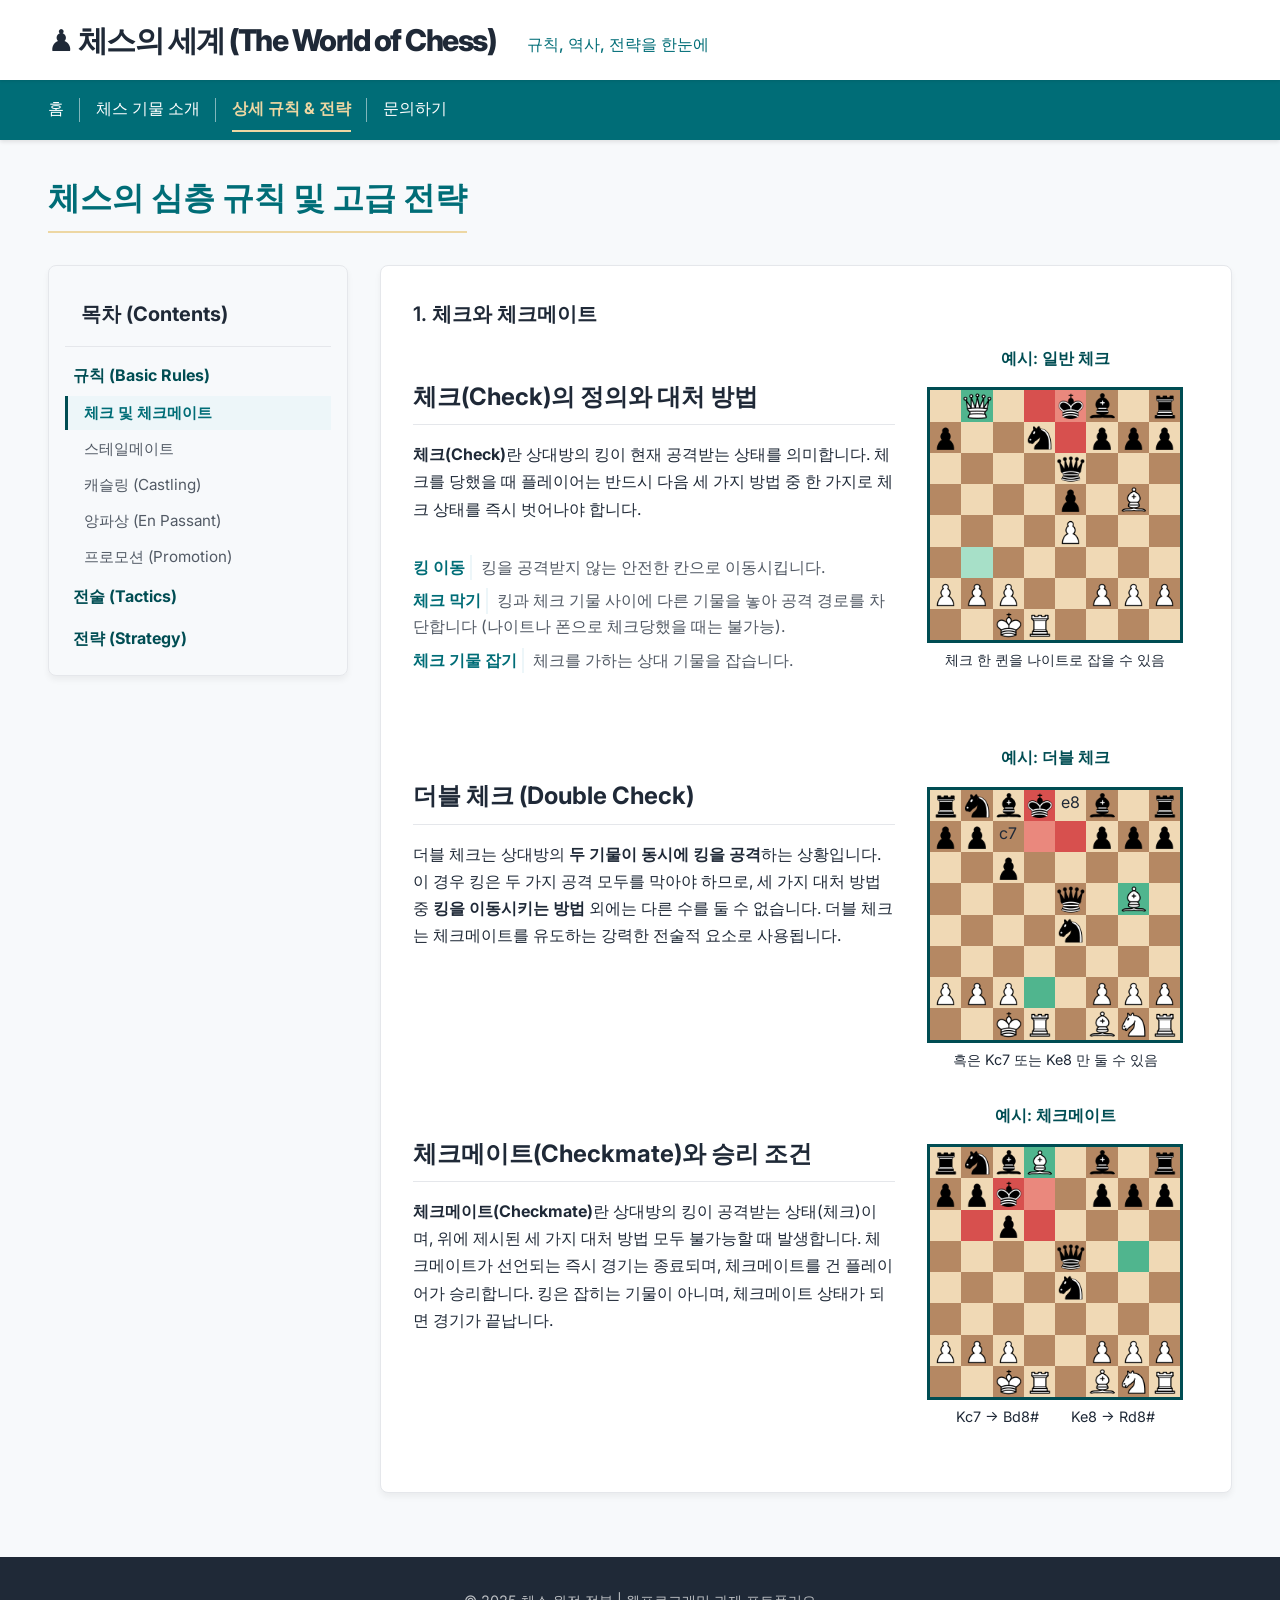
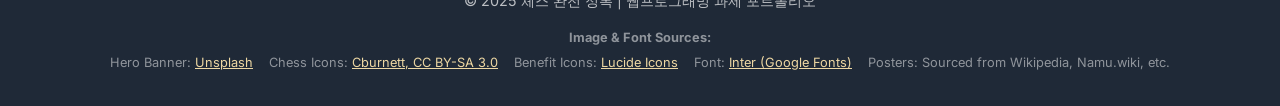
<file: article.html>
<!DOCTYPE html>
<html lang="ko">
  <head>
    <meta charset="UTF-8" />
    <meta name="viewport" content="width=device-width, initial-scale=1.0" />
    <title>상세 규칙 & 전략 - 체스의 세계 (The World of Chess)</title>
    <link rel="stylesheet" href="./css/style.css" />
  </head>

  <body>
    <header id="header-placeholder"></header>

    <nav id="main-nav"></nav>

    <main>
      <div class="container">
        <h2 class="section-title">체스의 심층 규칙 및 고급 전략</h2>
        <div class="article-layout">
          <!-- A. 사이드바 ( 목차 ) -->
          <aside id="article-sidebar">
            <h3 class="section-title-sidebar">목차 (Contents)</h3>
            <div class="sidebar-content">
              <!-- 규칙 그룹 -->
              <section class="sidebar-group">
                <h4 class="sidebar-group-header">규칙 (Basic Rules)</h4>
                <ul class="sub-selection-list">
                  <li>
                    <a
                      href="#check"
                      class="selection-item"
                      onclick="showArticle('check', this); return false"
                      >체크 및 체크메이트</a
                    >
                  </li>
                  <li>
                    <a
                      href="#stalemate"
                      class="selection-item"
                      onclick="showArticle('stalemate', this); return false"
                      >스테일메이트</a
                    >
                  </li>
                  <li>
                    <a
                      href="#castling"
                      class="selection-item"
                      onclick="showArticle('castling', this); return false"
                      >캐슬링 (Castling)</a
                    >
                  </li>
                  <li>
                    <a
                      href="#en-passant"
                      class="selection-item"
                      onclick="showArticle('en-passant', this); return false"
                      >앙파상 (En Passant)</a
                    >
                  </li>
                  <li>
                    <a
                      href="#promotion"
                      class="selection-item"
                      onclick="showArticle('promotion', this); return false"
                      >프로모션 (Promotion)</a
                    >
                  </li>
                </ul>
              </section>

              <!-- 전술 그룹 -->
              <section class="sidebar-group">
                <h4 class="sidebar-group-header">전술 (Tactics)</h4>
                <ul class="sub-selection-list">
                  <li>
                    <a
                      href="#fork"
                      class="selection-item"
                      onclick="showArticle('fork', this); return false;"
                      >포크 (Fork)</a
                    >
                  </li>
                  <li>
                    <a
                      href="#pin"
                      class="selection-item"
                      onclick="showArticle('pin', this); return false;"
                      >핀 (Pin)</a
                    >
                  </li>
                  <li>
                    <a
                      href="#skewer"
                      class="selection-item"
                      onclick="showArticle('skewer', this); return false;"
                      >스큐어 (Skewer)</a
                    >
                  </li>
                  <li>
                    <a
                      href="#gambit"
                      class="selection-item"
                      onclick="showArticle('gambit', this); return false;"
                      >겜빗 (Gambit)</a
                    >
                  </li>
                  <li>
                    <a
                      href="#sacrifice"
                      class="selection-item"
                      onclick="showArticle('sacrifice', this); return false"
                      >희생 (Sacrifice)</a
                    >
                  </li>
                </ul>
              </section>

              <!-- 전략 그룹 -->
              <section class="sidebar-group">
                <h4 class="sidebar-group-header">전략 (Strategy)</h4>
                <ul class="sub-selection-list">
                  <li>
                    <a
                      href="#piece-value"
                      class="selection-item"
                      onclick="showArticle('piece-value', this); return false"
                      >기물의 상대적 가치</a
                    >
                  </li>
                  <li>
                    <a
                      href="#underpromotion"
                      class="selection-item"
                      onclick="showArticle('underpromotion', this); return false"
                      >언더프로모션</a
                    >
                  </li>
                  <li>
                    <a
                      href="#historical-game"
                      class="selection-item"
                      onclick="showArticle('historical-game', this); return false"
                      >역사적 명국</a
                    >
                  </li>
                </ul>
              </section>
            </div>
          </aside>

          <!-- B. 본문 내용 (Article Body) -->
          <section class="article-body-area">
            <!-- 규칙 그룹 -->
            <!-- 1. 체크와 체크메이트 -->
            <section class="content-card" id="check">
              <h3 class="card-title">1. 체크와 체크메이트</h3>

              <!-- 체크 -->
              <div class="article-detail-group">
                <div>
                  <h4 class="section-sub-title">
                    체크(Check)의 정의와 대처 방법
                  </h4>

                  <p class="long-text">
                    <strong>체크(Check)</strong>란 상대방의 킹이 현재 공격받는
                    상태를 의미합니다. 체크를 당했을 때 플레이어는 반드시 다음
                    세 가지 방법 중 한 가지로 체크 상태를 즉시 벗어나야 합니다.
                  </p>

                  <div class="detail-container">
                    <ul>
                      <li>
                        <strong>킹 이동</strong> 킹을 공격받지 않는 안전한
                        칸으로 이동시킵니다.
                      </li>
                      <li>
                        <strong>체크 막기</strong> 킹과 체크 기물 사이에 다른
                        기물을 놓아 공격 경로를 차단합니다 (나이트나 폰으로
                        체크당했을 때는 불가능).
                      </li>
                      <li>
                        <strong>체크 기물 잡기</strong> 체크를 가하는 상대
                        기물을 잡습니다.
                      </li>
                    </ul>
                  </div>
                </div>

                <!-- 체크 다이어그램 -->
                <div
                  class="chess-diagram-container"
                  aria-label="체스 다이어그램: 일반 체크 예시. 
백팀 퀸이 b8에 위치하며 흑팀 킹(e8)을 공격하여 체크 상태입니다. 
흑팀은 킹을 안전한 칸으로 이동하거나 체크를 막는 수를 두어야 합니다. 
주변의 폰과 기물들이 포지션을 복잡하게 만들고 있습니다."
                >
                  <p class="diagram-title">예시: 일반 체크</p>
                  <div class="chess-diagram check-example">
                    <!-- 다이어그램 내용: 룩이 킹을 체크하는 상황 -->
                    <div class="square"></div>
                    <div class="square moved-square white queen"></div>
                    <div class="square"></div>
                    <div class="square king-in-check"></div>
                    <div class="square black king king-in-check"></div>
                    <div class="square black bishop"></div>
                    <div class="square"></div>
                    <div class="square black rook"></div>

                    <div class="square black pawn"></div>
                    <div class="square"></div>
                    <div class="square"></div>
                    <div class="square black knight"></div>
                    <div class="square king-in-check"></div>
                    <div class="square black pawn"></div>
                    <div class="square black pawn"></div>
                    <div class="square black pawn"></div>

                    <div class="square"></div>
                    <div class="square"></div>
                    <div class="square"></div>
                    <div class="square"></div>
                    <div class="square black queen"></div>
                    <div class="square"></div>
                    <div class="square"></div>
                    <div class="square"></div>

                    <div class="square"></div>
                    <div class="square"></div>
                    <div class="square"></div>
                    <div class="square"></div>
                    <div class="square black pawn"></div>
                    <div class="square"></div>
                    <div class="square white bishop"></div>
                    <div class="square"></div>

                    <div class="square"></div>
                    <div class="square"></div>
                    <div class="square"></div>
                    <div class="square"></div>
                    <div class="square white pawn"></div>
                    <div class="square"></div>
                    <div class="square"></div>
                    <div class="square"></div>

                    <div class="square"></div>
                    <div class="square moved-square"></div>
                    <div class="square"></div>
                    <div class="square"></div>
                    <div class="square"></div>
                    <div class="square"></div>
                    <div class="square"></div>
                    <div class="square"></div>

                    <div class="square white pawn"></div>
                    <div class="square white pawn"></div>
                    <div class="square white pawn"></div>
                    <div class="square"></div>
                    <div class="square"></div>
                    <div class="square white pawn"></div>
                    <div class="square white pawn"></div>
                    <div class="square white pawn"></div>

                    <div class="square"></div>
                    <div class="square"></div>
                    <div class="square white king"></div>
                    <div class="square white rook"></div>
                    <div class="square"></div>
                    <div class="square"></div>
                    <div class="square"></div>
                    <div class="square"></div>
                  </div>
                  <pre>체크 한 퀸을 나이트로 잡을 수 있음</pre>
                </div>
              </div>

              <!-- 더블 체크 -->
              <div class="article-detail-group">
                <div>
                  <h4 class="section-sub-title">더블 체크 (Double Check)</h4>
                  <p class="long-text">
                    더블 체크는 상대방의
                    <strong>두 기물이 동시에 킹을 공격</strong>하는 상황입니다.
                    이 경우 킹은 두 가지 공격 모두를 막아야 하므로, 세 가지 대처
                    방법 중 <strong>킹을 이동시키는 방법</strong> 외에는 다른
                    수를 둘 수 없습니다. 더블 체크는 체크메이트를 유도하는
                    강력한 전술적 요소로 사용됩니다.
                  </p>
                </div>

                <!-- 더블 체크 다이어그램 -->
                <div
                  class="chess-diagram-container"
                  aria-label="체스 다이어그램: 더블 체크 예시. 
흑팀 킹이 d8에 위치하며 백팀의 룩(d1)과 비숍(g5)에게 동시에 공격받는 상황을 표시함.  
흑팀 킹은 c7 또는 e8 으로 이동하여 체크를 피해야 합니다."
                >
                  <p class="diagram-title">예시: 더블 체크</p>
                  <div class="chess-diagram double-check-example">
                    <!-- 다이어그램 내용: 룩과 비숍이 동시에 킹을 체크하는 상황 -->
                    <div class="square black rook"></div>
                    <div class="square black knight"></div>
                    <div class="square black bishop"></div>
                    <div class="square black king king-in-check"></div>
                    <div class="square">e8</div>
                    <div class="square black bishop"></div>
                    <div class="square"></div>
                    <div class="square black rook"></div>

                    <div class="square black pawn"></div>
                    <div class="square black pawn"></div>
                    <div class="square">c7</div>
                    <div class="square king-in-check"></div>
                    <div class="square king-in-check"></div>
                    <div class="square black pawn"></div>
                    <div class="square black pawn"></div>
                    <div class="square black pawn"></div>

                    <div class="square"></div>
                    <div class="square"></div>
                    <div class="square black pawn"></div>
                    <div class="square"></div>
                    <div class="square"></div>
                    <div class="square"></div>
                    <div class="square"></div>
                    <div class="square"></div>

                    <div class="square"></div>
                    <div class="square"></div>
                    <div class="square"></div>
                    <div class="square"></div>
                    <div class="square black queen"></div>
                    <div class="square"></div>
                    <div class="square moved-square white bishop"></div>
                    <div class="square"></div>

                    <div class="square"></div>
                    <div class="square"></div>
                    <div class="square"></div>
                    <div class="square"></div>
                    <div class="square black knight"></div>
                    <div class="square"></div>
                    <div class="square"></div>
                    <div class="square"></div>

                    <div class="square"></div>
                    <div class="square"></div>
                    <div class="square"></div>
                    <div class="square"></div>
                    <div class="square"></div>
                    <div class="square"></div>
                    <div class="square"></div>
                    <div class="square"></div>

                    <div class="square white pawn"></div>
                    <div class="square white pawn"></div>
                    <div class="square white pawn"></div>
                    <div class="square moved-square"></div>
                    <div class="square"></div>
                    <div class="square white pawn"></div>
                    <div class="square white pawn"></div>
                    <div class="square white pawn"></div>

                    <div class="square"></div>
                    <div class="square"></div>
                    <div class="square white king"></div>
                    <div class="square white rook"></div>
                    <div class="square"></div>
                    <div class="square white bishop"></div>
                    <div class="square white knight"></div>
                    <div class="square white rook"></div>
                  </div>
                  <pre>흑은 Kc7 또는 Ke8 만 둘 수 있음</pre>
                </div>
              </div>

              <!-- 체크메이트 -->
              <div class="article-detail-group">
                <div>
                  <h4 class="section-sub-title">
                    체크메이트(Checkmate)와 승리 조건
                  </h4>
                  <p class="long-text">
                    <strong>체크메이트(Checkmate)</strong>란 상대방의 킹이
                    공격받는 상태(체크)이며, 위에 제시된 세 가지 대처 방법 모두
                    불가능할 때 발생합니다. 체크메이트가 선언되는 즉시 경기는
                    종료되며, 체크메이트를 건 플레이어가 승리합니다. 킹은 잡히는
                    기물이 아니며, 체크메이트 상태가 되면 경기가 끝납니다.
                  </p>
                </div>

                <!-- 체크메이트 다이어그램 -->
                <div
                  class="chess-diagram-container"
                  aria-label="체스 다이어그램: 체크메이트 예시 포지션. 
흑팀 킹이 c7에 위치하며 백팀 비숍(d8)에게 직접 체크를 당하고 있습니다. 
흑킹은 도망칠 수 있는 d6, b6 칸과 비숍을 막을 수 있는 모든 칸이 다른 기물들에 의해 막혀 있어 체크메이트 상태입니다. 
경기는 백팀의 승리로 종료됩니다."
                >
                  <p class="diagram-title">예시: 체크메이트</p>

                  <div class="chess-diagram double-check-example">
                    <!-- 다이어그램 내용: 체크메이트 -->
                    <div class="square black rook"></div>
                    <div class="square black knight"></div>
                    <div class="square black bishop"></div>
                    <div class="square moved-square white bishop"></div>
                    <div class="square"></div>
                    <div class="square black bishop"></div>
                    <div class="square"></div>
                    <div class="square black rook"></div>

                    <div class="square black pawn"></div>
                    <div class="square black pawn"></div>
                    <div class="square black king king-in-check"></div>
                    <div class="square king-in-check"></div>
                    <div class="square"></div>
                    <div class="square black pawn"></div>
                    <div class="square black pawn"></div>
                    <div class="square black pawn"></div>

                    <div class="square"></div>
                    <div class="square king-in-check"></div>
                    <div class="square black pawn"></div>
                    <div class="square king-in-check"></div>
                    <div class="square"></div>
                    <div class="square"></div>
                    <div class="square"></div>
                    <div class="square"></div>

                    <div class="square"></div>
                    <div class="square"></div>
                    <div class="square"></div>
                    <div class="square"></div>
                    <div class="square black queen"></div>
                    <div class="square"></div>
                    <div class="square moved-square"></div>
                    <div class="square"></div>

                    <div class="square"></div>
                    <div class="square"></div>
                    <div class="square"></div>
                    <div class="square"></div>
                    <div class="square black knight"></div>
                    <div class="square"></div>
                    <div class="square"></div>
                    <div class="square"></div>

                    <div class="square"></div>
                    <div class="square"></div>
                    <div class="square"></div>
                    <div class="square"></div>
                    <div class="square"></div>
                    <div class="square"></div>
                    <div class="square"></div>
                    <div class="square"></div>

                    <div class="square white pawn"></div>
                    <div class="square white pawn"></div>
                    <div class="square white pawn"></div>
                    <div class="square"></div>
                    <div class="square"></div>
                    <div class="square white pawn"></div>
                    <div class="square white pawn"></div>
                    <div class="square white pawn"></div>

                    <div class="square"></div>
                    <div class="square"></div>
                    <div class="square white king"></div>
                    <div class="square white rook"></div>
                    <div class="square"></div>
                    <div class="square white bishop"></div>
                    <div class="square white knight"></div>
                    <div class="square white rook"></div>
                  </div>
                  <pre>Kc7 -> Bd8#        Ke8 -> Rd8#</pre>
                </div>
              </div>
            </section>

            <!-- 2. 스테일메이트 -->
            <section class="content-card hidden" id="stalemate">
              <h3 class="card-title">2. 스테일메이트 (Stalemate)</h3>

              <!-- 스테일메이트 -->
              <div class="article-detail-group">
                <div>
                  <h4 class="section-sub-title">
                    스테일메이트의 정의와 무승부 조건
                  </h4>

                  <p class="long-text">
                    <strong>스테일메이트(Stalemate)</strong>는 체스에서 게임이
                    <b>무승부(Draw)</b>로 끝나는 매우 중요한 규칙입니다. 이
                    상황은 다음 두 가지 조건이 모두 충족될 때 발생합니다.
                  </p>

                  <div class="detail-container">
                    <ul>
                      <li>
                        <strong>킹이 체크 상태가 아님</strong> 자신의 킹이
                        상대방 기물에게 직접 공격받고 있지 않아야 합니다.
                      </li>
                      <li>
                        <strong>합법적인 수 없음</strong> 현재 수를 둘 차례인
                        플레이어가 킹을 포함하여 합법적으로 둘 수 있는
                        기물(Pawn, Knight 등)의 움직임이 전혀 남아있지 않아야
                        합니다.
                      </li>
                    </ul>
                  </div>

                  <p class="long-text">
                    이 상황은 초보자들이 간과하기 쉬운 규칙이며, 불리한 상황에서
                    패배 대신 무승부를 이끌어내기 위한
                    <b>고급 전략</b>으로 활용되기도 합니다. 특히
                    엔드게임(Endgame)에서 킹과 폰의 싸움에서 자주 발생합니다.
                  </p>
                </div>

                <!-- 스테일메이트 다이어그램 -->
                <div class="chess-diagram-container article-diagram">
                  <p class="diagram-title">예시: 스테일메이트</p>
                  <div class="chess-diagram stalemate-example">
                    <!-- 흑킹이 공격받지 않지만 갈 곳 없는 포지션 -->
                    <div class="square king-in-check"></div>
                    <div class="square black king"></div>
                    <div class="square king-in-check"></div>
                    <div class="square"></div>
                    <div class="square"></div>
                    <div class="square"></div>
                    <div class="square"></div>
                    <div class="square"></div>

                    <div class="square king-in-check"></div>
                    <div class="square king-in-check"></div>
                    <div class="square king-in-check"></div>
                    <div class="square"></div>
                    <div class="square"></div>
                    <div class="square"></div>
                    <div class="square"></div>
                    <div class="square"></div>

                    <div class="square"></div>
                    <div class="square white king"></div>
                    <div class="square moved-square white queen"></div>
                    <div class="square"></div>
                    <div class="square"></div>
                    <div class="square moved-square"></div>
                    <div class="square"></div>
                    <div class="square"></div>

                    <div class="square"></div>
                    <div class="square"></div>
                    <div class="square"></div>
                    <div class="square"></div>
                    <div class="square"></div>
                    <div class="square"></div>
                    <div class="square"></div>
                    <div class="square"></div>

                    <div class="square"></div>
                    <div class="square"></div>
                    <div class="square"></div>
                    <div class="square"></div>
                    <div class="square"></div>
                    <div class="square"></div>
                    <div class="square"></div>
                    <div class="square"></div>

                    <div class="square"></div>
                    <div class="square"></div>
                    <div class="square"></div>
                    <div class="square"></div>
                    <div class="square"></div>
                    <div class="square"></div>
                    <div class="square"></div>
                    <div class="square"></div>

                    <div class="square"></div>
                    <div class="square"></div>
                    <div class="square"></div>
                    <div class="square"></div>
                    <div class="square"></div>
                    <div class="square"></div>
                    <div class="square"></div>
                    <div class="square"></div>

                    <div class="square"></div>
                    <div class="square"></div>
                    <div class="square"></div>
                    <div class="square"></div>
                    <div class="square"></div>
                    <div class="square"></div>
                    <div class="square"></div>
                    <div class="square"></div>
                  </div>
                </div>
              </div>
            </section>

            <!-- 3. 캐슬링 -->
            <section class="content-card hidden" id="castling">
              <h3 class="card-title">3. 캐슬링 (Castling)</h3>

              <!-- 캐슬링 -->
              <div class="article-detail-group">
                <div>
                  <h4 class="section-sub-title">캐슬링</h4>
                  <p class="long-text">
                    캐슬링은 체스에서 유일하게 두 기물(킹과 룩)이 동시에
                    움직이는 특별한 수입니다.
                  </p>
                  <p class="long-text">
                    킹의 안전을 확보하고 룩을 중앙으로 활성화하기 위해
                    사용됩니다.
                  </p>
                </div>

                <!-- 캐슬링 예시 다이어그램 그룹 -->
                <div class="article-detail-group">
                  <!-- 킹사이드 캐슬링 -->
                  <div>
                    <div class="chess-diagram-container article-diagram">
                      <p class="diagram-title">킹사이드 캐슬링 후 포지션</p>
                      <div class="chess-diagram king-side-castling-example">
                        <!-- 캐슬링 후 포지션 -->
                        <div class="square black rook"></div>
                        <div class="square"></div>
                        <div class="square"></div>
                        <div class="square"></div>
                        <div class="square moved-square"></div>
                        <div class="square black rook"></div>
                        <div class="square moved-square black king"></div>
                        <div class="square"></div>

                        <div class="square"></div>
                        <div class="square"></div>
                        <div class="square"></div>
                        <div class="square"></div>
                        <div class="square"></div>
                        <div class="square"></div>
                        <div class="square"></div>
                        <div class="square"></div>

                        <div class="square"></div>
                        <div class="square"></div>
                        <div class="square"></div>
                        <div class="square"></div>
                        <div class="square"></div>
                        <div class="square"></div>
                        <div class="square"></div>
                        <div class="square"></div>

                        <div class="square"></div>
                        <div class="square"></div>
                        <div class="square"></div>
                        <div class="square"></div>
                        <div class="square"></div>
                        <div class="square"></div>
                        <div class="square"></div>
                        <div class="square"></div>

                        <div class="square"></div>
                        <div class="square"></div>
                        <div class="square"></div>
                        <div class="square"></div>
                        <div class="square"></div>
                        <div class="square"></div>
                        <div class="square"></div>
                        <div class="square"></div>

                        <div class="square"></div>
                        <div class="square"></div>
                        <div class="square"></div>
                        <div class="square"></div>
                        <div class="square"></div>
                        <div class="square"></div>
                        <div class="square"></div>
                        <div class="square"></div>

                        <div class="square"></div>
                        <div class="square"></div>
                        <div class="square"></div>
                        <div class="square"></div>
                        <div class="square"></div>
                        <div class="square"></div>
                        <div class="square"></div>
                        <div class="square"></div>

                        <div class="square white rook"></div>
                        <div class="square"></div>
                        <div class="square"></div>
                        <div class="square"></div>
                        <div class="square moved-square"></div>
                        <div class="square white rook"></div>
                        <div class="square moved-square white king"></div>
                        <div class="square"></div>
                      </div>
                    </div>
                  </div>

                  <!-- 퀸사이드 캐슬링 -->
                  <div>
                    <div class="detail-container">
                      <div class="chess-diagram-container article-diagram">
                        <p class="diagram-title">퀸사이드 캐슬링 후 포지션</p>
                        <div class="chess-diagram queen-side-castling-example">
                          <!-- 퀸사이드 캐슬링 후 포지션 -->
                          <div class="square"></div>
                          <div class="square"></div>
                          <div class="square moved-square black king"></div>
                          <div class="square black rook"></div>
                          <div class="square moved-square"></div>
                          <div class="square"></div>
                          <div class="square"></div>
                          <div class="square black rook"></div>

                          <div class="square"></div>
                          <div class="square"></div>
                          <div class="square"></div>
                          <div class="square"></div>
                          <div class="square"></div>
                          <div class="square"></div>
                          <div class="square"></div>
                          <div class="square"></div>

                          <div class="square"></div>
                          <div class="square"></div>
                          <div class="square"></div>
                          <div class="square"></div>
                          <div class="square"></div>
                          <div class="square"></div>
                          <div class="square"></div>
                          <div class="square"></div>

                          <div class="square"></div>
                          <div class="square"></div>
                          <div class="square"></div>
                          <div class="square"></div>
                          <div class="square"></div>
                          <div class="square"></div>
                          <div class="square"></div>
                          <div class="square"></div>

                          <div class="square"></div>
                          <div class="square"></div>
                          <div class="square"></div>
                          <div class="square"></div>
                          <div class="square"></div>
                          <div class="square"></div>
                          <div class="square"></div>
                          <div class="square"></div>

                          <div class="square"></div>
                          <div class="square"></div>
                          <div class="square"></div>
                          <div class="square"></div>
                          <div class="square"></div>
                          <div class="square"></div>
                          <div class="square"></div>
                          <div class="square"></div>

                          <div class="square"></div>
                          <div class="square"></div>
                          <div class="square"></div>
                          <div class="square"></div>
                          <div class="square"></div>
                          <div class="square"></div>
                          <div class="square"></div>
                          <div class="square"></div>

                          <div class="square"></div>
                          <div class="square"></div>
                          <div class="square moved-square white king"></div>
                          <div class="square white rook"></div>
                          <div class="square moved-square"></div>
                          <div class="square"></div>
                          <div class="square"></div>
                          <div class="square white rook"></div>
                        </div>
                      </div>
                    </div>
                  </div>
                </div>
              </div>

              <!-- 캐슬링 조건 -->
              <div>
                <h4 class="section-sub-title">캐슬링 발동 조건</h4>
                <p class="long-text">
                  캐슬링은 다음의 엄격한 <strong>발동 조건</strong>이 있습니다
                </p>

                <div class="detail-container">
                  <ul>
                    <li>
                      <strong>이동 기록</strong>킹과 해당 룩이 게임 시작 후
                      <b>한 번도 움직이지 않았어야</b> 합니다.
                    </li>
                    <li>
                      <strong>경로 확보</strong>킹과 룩 사이에 다른 기물이
                      없어야 합니다.
                    </li>
                    <li>
                      <strong>안전 조건</strong>킹이 체크 상태여서는 안 되며,
                      캐슬링 경로(킹이 지나가는 두 칸)가 상대방에게 공격당해서도
                      안 됩니다.
                    </li>
                  </ul>
                </div>
              </div>
            </section>

            <!-- 4. 앙파상 -->
            <section class="content-card hidden" id="en-passant">
              <h3 class="card-title">4. 앙파상 (En Passant)</h3>

              <!-- 앙파상 -->
              <div class="article-detail-group">
                <div>
                  <h4 class="section-sub-title">앙파상 (En Passant)</h4>
                  <p class="long-text">
                    앙파상은 프랑스어로 '지나가는 중에'라는 뜻으로, 폰이 두 칸
                    전진했을 때 상대 폰이 그 폰을 즉시 대각선으로 잡을 수 있는
                    특별한 규칙입니다. 이 규칙은 상대 폰의 빠른 전진을 응징하기
                    위해 만들어졌습니다.
                  </p>

                  <!-- 앙파상 발동 조건 -->
                  <h4 class="section-sub-title">앙파상 발동 조건</h4>
                  <div class="detail-container">
                    <ul>
                      <li>
                        <strong>폰의 위치</strong> 공격하는 폰이 반드시
                        <b>5번째 랭크(백팀 5행, 흑팀 4행)</b>에 있어야 합니다.
                      </li>
                      <li>
                        <strong>상대 폰의 이동</strong> 상대 폰이 처음 위치에서
                        <b>정확히 두 칸 전진</b>하여 공격하는 폰과 같은 랭크에
                        나란히 도착해야 합니다.
                      </li>
                      <li>
                        <strong>기회 제한</strong> 앙파상 기회는 상대 폰이 두 칸
                        전진한 <b>바로 다음 한 수</b>에만 주어집니다. 이후에는
                        기회가 사라집니다.
                      </li>
                    </ul>
                  </div>
                </div>

                <!-- 앙파상 다이어그램 -->
                <div class="chess-diagram-container article-diagram">
                  <p class="diagram-title">예시: 앙파상</p>
                  <div class="chess-diagram en-passant-example">
                    <!-- 앙파상 포지션 다이어그램 -->
                    <div class="square"></div>
                    <div class="square"></div>
                    <div class="square"></div>
                    <div class="square"></div>
                    <div class="square"></div>
                    <div class="square"></div>
                    <div class="square"></div>
                    <div class="square"></div>

                    <div class="square black pawn"></div>
                    <div class="square"></div>
                    <div class="square"></div>
                    <div class="square"></div>
                    <div class="square"></div>
                    <div class="square"></div>
                    <div class="square"></div>
                    <div class="square black pawn"></div>

                    <div class="square white rook"></div>
                    <div class="square"></div>
                    <div class="square"></div>
                    <div class="square"></div>
                    <div class="square"></div>
                    <div class="square"></div>
                    <div class="square"></div>
                    <div class="square"></div>

                    <div class="square"></div>
                    <div class="square"></div>
                    <div class="square black bishop"></div>
                    <div class="square black king"></div>
                    <div class="square black pawn"></div>
                    <div class="square"></div>
                    <div class="square white bishop"></div>
                    <div class="square"></div>

                    <div class="square"></div>
                    <div class="square"></div>
                    <div class="square moved-square white pawn"></div>
                    <div class="square black pawn"></div>
                    <div class="square"></div>
                    <div class="square black pawn"></div>
                    <div class="square"></div>
                    <div class="square"></div>

                    <div class="square"></div>
                    <div class="square white pawn"></div>
                    <div class="square capture"></div>
                    <div class="square"></div>
                    <div class="square"></div>
                    <div class="square white pawn"></div>
                    <div class="square"></div>
                    <div class="square"></div>

                    <div class="square"></div>
                    <div class="square white pawn"></div>
                    <div class="square moved-square"></div>
                    <div class="square"></div>
                    <div class="square"></div>
                    <div class="square"></div>
                    <div class="square white rook"></div>
                    <div class="square white pawn"></div>

                    <div class="square"></div>
                    <div class="square"></div>
                    <div class="square"></div>
                    <div class="square"></div>
                    <div class="square"></div>
                    <div class="square white king"></div>
                    <div class="square"></div>
                    <div class="square"></div>
                  </div>
                </div>
              </div>
            </section>

            <!-- 5. 프로모션 -->
            <section class="content-card hidden" id="promotion">
              <h3 class="card-title">5. 프로모션 (Promotion)</h3>

              <div class="article-detail-group">
                <div>
                  <h4 class="section-sub-title">프로모션의 정의와 승진 기물</h4>
                  <p class="long-text">
                    <strong>프로모션(Promotion)</strong>은 폰이
                    <b>상대방 진영의 맨 끝 줄</b>에 도달했을 때 퀸, 룩, 비숍,
                    나이트 중 하나로 승진하는 규칙입니다. 폰은 가장 약한
                    기물이지만, 이 규칙 덕분에 게임에서 가장 강력한 기물이 될 수
                    있는 잠재력을 가집니다.
                  </p>

                  <h4 class="section-sub-title">
                    언더프로모션 (Underpromotion)
                  </h4>
                  <p class="long-text">
                    보통 가장 강력한 <strong>퀸</strong>으로 승진하지만, 특수한
                    상황에서는 <b>퀸 대신</b> 룩, 비숍, 나이트로 승진하는 것을
                    <b>언더프로모션(Underpromotion)</b>이라고 합니다. 이는 주로
                    <strong>나이트의 포크</strong>와 같은 전술적 이득을 얻거나,
                    <b>스테일메이트(무승부)</b>를 방지하기 위한 목적으로
                    사용되는 고도의 전략입니다.
                  </p>
                </div>

                <!-- 프로모션 다이어그램 -->
                <div class="chess-diagram-container article-diagram">
                  <p class="diagram-title">
                    예시: 프로모션<br />(언더프로모션 체크메이트)
                  </p>
                  <div class="chess-diagram promotion-example">
                    <!-- 폰이 승진하는 상황 -->
                    <div class="square"></div>
                    <div class="square"></div>
                    <div class="square"></div>
                    <div class="square"></div>
                    <div class="square"></div>
                    <div class="square moved-square white knight"></div>
                    <div class="square king-in-check"></div>
                    <div class="square king-in-check"></div>

                    <div class="square black pawn"></div>
                    <div class="square"></div>
                    <div class="square"></div>
                    <div class="square"></div>
                    <div class="square moved-square"></div>
                    <div class="square"></div>
                    <div class="square king-in-check"></div>
                    <div class="square black king king-in-check"></div>

                    <div class="square"></div>
                    <div class="square"></div>
                    <div class="square"></div>
                    <div class="square"></div>
                    <div class="square"></div>
                    <div class="square"></div>
                    <div class="square king-in-check"></div>
                    <div class="square black pawn"></div>

                    <div class="square"></div>
                    <div class="square"></div>
                    <div class="square white pawn"></div>
                    <div class="square white queen"></div>
                    <div class="square"></div>
                    <div class="square"></div>
                    <div class="square"></div>
                    <div class="square"></div>

                    <div class="square"></div>
                    <div class="square"></div>
                    <div class="square"></div>
                    <div class="square"></div>
                    <div class="square"></div>
                    <div class="square"></div>
                    <div class="square black queen"></div>
                    <div class="square black bishop"></div>

                    <div class="square"></div>
                    <div class="square white pawn"></div>
                    <div class="square white bishop"></div>
                    <div class="square"></div>
                    <div class="square"></div>
                    <div class="square black pawn"></div>
                    <div class="square"></div>
                    <div class="square"></div>

                    <div class="square white pawn"></div>
                    <div class="square"></div>
                    <div class="square"></div>
                    <div class="square"></div>
                    <div class="square"></div>
                    <div class="square white pawn"></div>
                    <div class="square"></div>
                    <div class="square"></div>

                    <div class="square white rook"></div>
                    <div class="square"></div>
                    <div class="square"></div>
                    <div class="square"></div>
                    <div class="square white rook"></div>
                    <div class="square white king"></div>
                    <div class="square"></div>
                    <div class="square"></div>
                  </div>
                  <pre>exf8=N#</pre>
                </div>
              </div>

              <!-- 명언 인용 -->
              <div>
                <h4 class="section-sub-title">체스 명언 인용</h4>
                <blockquote>
                  <div class="quote-body">
                    <span class="quote-original"
                      >"The pawns are the soul of chess."</span
                    >
                    <span class="quote-translation"
                      >"폰은 체스의 영혼이다."</span
                    >
                  </div>
                  <footer class="blockquote-footer">
                    — François-André Danican Philidor, 18세기 체스 이론가
                  </footer>
                </blockquote>
              </div>
            </section>

            <!-- 전술 그룹 -->
            <!-- 6. 포크 -->
            <section class="content-card hidden" id="fork">
              <h3 class="card-title">6. 전술: 포크 (Fork)</h3>

              <!-- 포크 -->
              <div class="article-detail-group">
                <div>
                  <h4 class="section-sub-title">포크 (Fork)</h4>
                  <p class="long-text">
                    <strong>포크(Fork)</strong>는 체스에서
                    <b>하나의 기물이 상대방의 두 개 이상의 기물을 동시에 공격</b
                    >하는 전술입니다. 포크를 당한 상대방은 두 공격 중 하나만
                    막을 수 있기 때문에, 대개 기물 이득을 취할 수 있습니다.
                  </p>
                  <h4 class="section-sub-title">주요 특징 및 종류</h4>
                  <div class="detail-container">
                    <ul>
                      <li>
                        <strong>나이트 포크</strong> 나이트는 'L'자 움직임으로
                        포크를 거는 데 가장 특화되어 있으며, 상대방의 수비
                        라인을 뛰어넘어 공격할 수 있습니다.
                      </li>
                      <li>
                        <strong>로열 포크</strong> 킹과 퀸을 동시에 공격하는
                        포크는 가장 위협적이며 즉각적인 승리 기회를 제공합니다.
                      </li>
                      <li>
                        <strong>폰 포크</strong> 폰은 가치가 낮지만, 성공적인
                        포크는 큰 이득을 가져올 수 있습니다.
                      </li>
                    </ul>
                  </div>
                </div>

                <!-- 포크 다이어그램 -->
                <div class="chess-diagram-container">
                  <p class="diagram-title">예시: 패밀리 포크</p>
                  <div class="chess-diagram fork-example">
                    <!-- 나이트가 킹과 룩을 동시에 공격하는 포지션 -->
                    <div class="square"></div>
                    <div class="square black rook"></div>
                    <div class="square"></div>
                    <div class="square"></div>
                    <div class="square black rook king-in-check"></div>
                    <div class="square"></div>
                    <div class="square black king king-in-check"></div>
                    <div class="square"></div>

                    <div class="square"></div>
                    <div class="square"></div>
                    <div class="square black pawn"></div>
                    <div class="square black queen king-in-check"></div>
                    <div class="square"></div>
                    <div class="square black pawn"></div>
                    <div class="square"></div>
                    <div class="square"></div>

                    <div class="square black pawn"></div>
                    <div class="square"></div>
                    <div class="square"></div>
                    <div class="square black pawn"></div>
                    <div class="square"></div>
                    <div class="square moved-square white knight"></div>
                    <div class="square"></div>
                    <div class="square white queen"></div>

                    <div class="square"></div>
                    <div class="square"></div>
                    <div class="square"></div>
                    <div class="square moved-square"></div>
                    <div class="square black pawn"></div>
                    <div class="square"></div>
                    <div class="square"></div>
                    <div class="square"></div>

                    <div class="square"></div>
                    <div class="square"></div>
                    <div class="square"></div>
                    <div class="square"></div>
                    <div class="square white pawn"></div>
                    <div class="square"></div>
                    <div class="square"></div>
                    <div class="square"></div>

                    <div class="square"></div>
                    <div class="square white pawn"></div>
                    <div class="square"></div>
                    <div class="square white pawn"></div>
                    <div class="square"></div>
                    <div class="square"></div>
                    <div class="square white pawn"></div>
                    <div class="square"></div>

                    <div class="square white pawn"></div>
                    <div class="square"></div>
                    <div class="square white pawn"></div>
                    <div class="square"></div>
                    <div class="square white knight"></div>
                    <div class="square"></div>
                    <div class="square"></div>
                    <div class="square white pawn"></div>

                    <div class="square"></div>
                    <div class="square white king"></div>
                    <div class="square"></div>
                    <div class="square"></div>
                    <div class="square"></div>
                    <div class="square"></div>
                    <div class="square"></div>
                    <div class="square"></div>
                  </div>
                  <pre>로열 포크에 룩까지 끼어듦</pre>
                </div>
              </div>
              <p class="long-text">
                포크는 상대방에게 <b>선택을 강요</b>하는 전술입니다. 공격당한 두
                기물 중 하나는 킹이거나, 킹이 아니더라도 가치가 높은 기물일 수
                있습니다. 포크를 피하는 유일한 방법은 킹(가치가 더 높은 기물)이
                도망가거나, 두 기물을 동시에 막을 수 있는 기물을 사용하거나,
                포크 기물을 잡는 것입니다.
              </p>
            </section>

            <!-- 7. 핀 -->
            <section class="content-card hidden" id="pin">
              <h3 class="card-title">7. 전술: 핀 (Pin)</h3>

              <!-- 핀 -->
              <div class="article-detail-group">
                <div>
                  <h4 class="section-sub-title">핀(Pin)의 정의와 유형</h4>
                  <p class="long-text">
                    <strong>핀(Pin)</strong>은 체스에서 상대 기물(중간 기물)을
                    공격하여, 그 기물이 움직이면
                    <b>뒤에 있는 더 가치 있는 기물</b>이 공격당하도록 만드는
                    전술입니다. 핀은 주로 룩, 비숍, 퀸과 같은 장거리 기물로
                    수행됩니다.
                  </p>

                  <!-- 절대 핀 설명 -->
                  <h4 class="section-sub-title">절대 핀 (Absolute Pin)</h4>
                  <div class="detail-container">
                    <ul>
                      <li>
                        <strong>정의</strong> 중간 기물이 움직일 경우
                        <b>뒤에 있는 킹</b>이 공격당하는 경우입니다.
                      </li>
                      <li>
                        <strong>규칙</strong> 킹이 공격당할 수 있는 수는
                        불법이므로, 중간 기물은 <b>절대 움직일 수 없습니다.</b>
                        (체크 상태가 아님에도 기물이 고정됨)
                      </li>
                    </ul>
                  </div>
                </div>

                <!-- 핀 다이어그램 -->
                <div class="chess-diagram-container">
                  <p class="diagram-title">예시: 절대 핀</p>
                  <div class="chess-diagram pin-example">
                    <!-- 비숍이 나이트를 핀하여 킹을 공격하는 상황 (절대 핀) -->
                    <div class="square"></div>
                    <div class="square"></div>
                    <div class="square"></div>
                    <div class="square"></div>
                    <div class="square"></div>
                    <div class="square"></div>
                    <div class="square"></div>
                    <div class="square black king king-in-check"></div>

                    <div class="square"></div>
                    <div class="square"></div>
                    <div class="square"></div>
                    <div class="square"></div>
                    <div class="square"></div>
                    <div class="square"></div>
                    <div class="square king-in-check"></div>
                    <div class="square"></div>

                    <div class="square"></div>
                    <div class="square"></div>
                    <div class="square black pawn"></div>
                    <div class="square"></div>
                    <div class="square"></div>
                    <div class="square king-in-check"></div>
                    <div class="square"></div>
                    <div class="square"></div>

                    <div class="square"></div>
                    <div class="square"></div>
                    <div class="square"></div>
                    <div class="square"></div>
                    <div class="square black knight king-in-check"></div>
                    <div class="square"></div>
                    <div class="square"></div>
                    <div class="square"></div>

                    <div class="square"></div>
                    <div class="square"></div>
                    <div class="square white pawn"></div>
                    <div class="square moved-square white bishop"></div>
                    <div class="square"></div>
                    <div class="square"></div>
                    <div class="square"></div>
                    <div class="square"></div>

                    <div class="square"></div>
                    <div class="square"></div>
                    <div class="square"></div>
                    <div class="square"></div>
                    <div class="square"></div>
                    <div class="square"></div>
                    <div class="square"></div>
                    <div class="square"></div>

                    <div class="square"></div>
                    <div class="square"></div>
                    <div class="square"></div>
                    <div class="square"></div>
                    <div class="square"></div>
                    <div class="square"></div>
                    <div class="square white king"></div>
                    <div class="square"></div>

                    <div class="square"></div>
                    <div class="square"></div>
                    <div class="square"></div>
                    <div class="square"></div>
                    <div class="square"></div>
                    <div class="square"></div>
                    <div class="square moved-square"></div>
                    <div class="square"></div>
                  </div>
                  <pre>
나이트가 움직일 경우, <b>체크</b>이기 때문에
나이트는 움직일 수 없음
                  </pre>
                </div>
              </div>

              <!-- 상대 핀 설명 -->
              <h4 class="section-sub-title">상대 핀 (Relative Pin)</h4>
              <div class="detail-container">
                <ul>
                  <li>
                    <strong>정의</strong> 중간 기물이 움직일 경우
                    <b>뒤에 있는 퀸, 룩 등 킹보다 가치가 낮은 기물</b>이
                    공격당하는 경우입니다.
                  </li>
                  <li>
                    <strong>전략</strong> 중간 기물을 움직이는 것이 합법적이기는
                    하나, 기물을 잃게 되므로 움직이지 않도록
                    <b>선택을 강요</b>합니다.
                  </li>
                </ul>
              </div>
            </section>

            <!-- 8. 스큐어 -->
            <section class="content-card hidden" id="skewer">
              <h3 class="card-title">8. 전술: 스큐어 (Skewer)</h3>

              <!-- 스큐어 -->
              <div class="article-detail-group">
                <div>
                  <h4 class="section-sub-title">
                    스큐어(Skewer)의 정의와 핀과의 차이점
                  </h4>

                  <!-- 스큐어 설명 -->
                  <p class="long-text">
                    <strong>스큐어(Skewer)</strong>는 핀(Pin)과 유사하지만
                    <b>공격 대상의 순서가 반대</b>인 전술입니다. 공격 기물(룩,
                    비숍, 퀸)이 <b>가치가 높은 기물</b>을 먼저 공격하고, 그
                    기물이 도망가면 <b>뒤에 있는 덜 중요한 기물을 잡는</b> 것을
                    목표로 합니다.
                  </p>

                  <!-- 절대 스큐어 설명 -->
                  <h4 class="section-sub-title">
                    절대 스큐어 (Absolute Skewer)
                  </h4>
                  <div class="detail-container">
                    <ul>
                      <li>
                        <strong>정의</strong> 먼저 공격당하는 기물이
                        <b>킹</b>이고, 그 뒤에 다른 기물이 위치하는 경우입니다.
                      </li>
                      <li>
                        <strong>전략</strong> 킹은 반드시 움직여야 하므로, 킹이
                        도망간 후
                        <b>뒤에 있는 기물을 무조건 잡을 수 있습니다.</b>
                        (가장 강력한 스큐어)
                      </li>
                    </ul>
                  </div>
                </div>

                <!-- 스큐어 다이어그램 -->
                <div class="chess-diagram-container">
                  <p class="diagram-title">예시: 스큐어</p>
                  <div class="chess-diagram skewer-example">
                    <!-- 스큐어 기보 -->
                    <div class="square"></div>
                    <div class="square black rook"></div>
                    <div class="square black rook"></div>
                    <div class="square"></div>
                    <div class="square"></div>
                    <div class="square"></div>
                    <div class="square black queen king-in-check"></div>
                    <div class="square"></div>

                    <div class="square"></div>
                    <div class="square"></div>
                    <div class="square black bishop"></div>
                    <div class="square"></div>
                    <div class="square"></div>
                    <div class="square black king king-in-check"></div>
                    <div class="square black pawn"></div>
                    <div class="square black pawn"></div>

                    <div class="square"></div>
                    <div class="square black pawn"></div>
                    <div class="square black pawn"></div>
                    <div class="square"></div>
                    <div class="square"></div>
                    <div class="square black pawn"></div>
                    <div class="square black knight"></div>
                    <div class="square"></div>

                    <div class="square black pawn"></div>
                    <div class="square"></div>
                    <div class="square"></div>
                    <div class="square"></div>
                    <div class="square"></div>
                    <div class="square"></div>
                    <div class="square"></div>
                    <div class="square"></div>

                    <div class="square"></div>
                    <div class="square"></div>
                    <div class="square moved-square white bishop"></div>
                    <div class="square"></div>
                    <div class="square"></div>
                    <div class="square"></div>
                    <div class="square"></div>
                    <div class="square"></div>

                    <div class="square white pawn"></div>
                    <div class="square"></div>
                    <div class="square white knight"></div>
                    <div class="square"></div>
                    <div class="square"></div>
                    <div class="square"></div>
                    <div class="square"></div>
                    <div class="square"></div>

                    <div class="square"></div>
                    <div class="square white pawn"></div>
                    <div class="square"></div>
                    <div class="square"></div>
                    <div class="square moved-square"></div>
                    <div class="square white pawn"></div>
                    <div class="square white pawn"></div>
                    <div class="square white pawn"></div>

                    <div class="square white rook"></div>
                    <div class="square"></div>
                    <div class="square white queen"></div>
                    <div class="square"></div>
                    <div class="square"></div>
                    <div class="square white rook"></div>
                    <div class="square white king"></div>
                    <div class="square"></div>
                  </div>
                  <pre><b>체크</b>를 해결하기 위해 킹이 움직이면,
뒤에 있는 퀸이 잡힘</pre>
                </div>
              </div>

              <!-- 상대 스큐어 설명 -->
              <h4 class="section-sub-title">상대 스큐어 (Relative Skewer)</h4>
              <div class="detail-container">
                <ul>
                  <li>
                    <strong>정의</strong> 먼저 공격당하는 기물이 퀸, 룩 등
                    <b>킹보다 가치가 낮은 기물</b>이고, 그 뒤에 또 다른 기물이
                    위치하는 경우입니다.
                  </li>
                  <li>
                    <strong>전략</strong> 상대방에게 <b>기물을 잃을지</b>,
                    아니면 <b>가치가 더 낮은 기물을 잃을지</b> 선택하게
                    만듭니다.
                  </li>
                </ul>
              </div>
            </section>

            <!-- 9. 겜빗 -->
            <section class="content-card hidden" id="gambit">
              <h3 class="card-title">9. 전술: 겜빗 (Gambit)</h3>

              <!-- 겜빗 -->
              <div class="article-detail-group">
                <div>
                  <h4 class="section-sub-title">겜빗의 정의와 전략적 이점</h4>
                  <p class="long-text">
                    <strong>겜빗(Gambit)</strong>은 체스 오프닝(초반 수순)에서
                    포지션상의 우위나 빠른 기물 전개를 위해
                    <strong>자신의 기물(주로 폰)</strong>을 의도적으로 희생하는
                    전략입니다. 겜빗을 통해 얻는 시간이나 중앙 통제권은 희생된
                    기물의 가치보다 더 클 수 있습니다.
                  </p>

                  <h4 class="section-sub-title">겜빗의 목적</h4>
                  <div class="detail-container">
                    <ul>
                      <li>
                        <strong>시간 확보</strong> 상대방이 희생된 기물을 잡는
                        동안 자신은 기물을 빠르게 전개합니다.
                      </li>
                      <li>
                        <strong>중앙 통제</strong> 희생을 통해 중앙 파일이나
                        대각선을 개방하여 주도권을 잡습니다.
                      </li>
                      <li>
                        <strong>공격 기회</strong> 킹 사이드 겜빗처럼 즉각적인
                        공격 기회를 창출합니다.
                      </li>
                    </ul>
                  </div>
                </div>

                <!-- 겜빗 다이어그램 -->
                <div class="chess-diagram-container">
                  <p class="diagram-title">예시: 에반스 겜빗</p>
                  <div class="chess-diagram gambit-example">
                    <!-- 겜빗 예시 다이어그램 -->
                    <div class="square black rook"></div>
                    <div class="square"></div>
                    <div class="square black bishop"></div>
                    <div class="square black queen"></div>
                    <div class="square black king"></div>
                    <div class="square"></div>
                    <div class="square black knight"></div>
                    <div class="square black rook"></div>

                    <div class="square black pawn"></div>
                    <div class="square black pawn"></div>
                    <div class="square black pawn"></div>
                    <div class="square black pawn"></div>
                    <div class="square"></div>
                    <div class="square black pawn"></div>
                    <div class="square black pawn"></div>
                    <div class="square black pawn"></div>

                    <div class="square"></div>
                    <div class="square"></div>
                    <div class="square black knight"></div>
                    <div class="square"></div>
                    <div class="square"></div>
                    <div class="square"></div>
                    <div class="square"></div>
                    <div class="square"></div>

                    <div class="square"></div>
                    <div class="square"></div>
                    <div class="square black bishop"></div>
                    <div class="square"></div>
                    <div class="square black pawn"></div>
                    <div class="square"></div>
                    <div class="square"></div>
                    <div class="square"></div>

                    <div class="square"></div>
                    <div class="square moved-square white pawn"></div>
                    <div class="square white bishop"></div>
                    <div class="square"></div>
                    <div class="square white pawn"></div>
                    <div class="square"></div>
                    <div class="square"></div>
                    <div class="square"></div>

                    <div class="square"></div>
                    <div class="square"></div>
                    <div class="square"></div>
                    <div class="square"></div>
                    <div class="square"></div>
                    <div class="square white knight"></div>
                    <div class="square"></div>
                    <div class="square"></div>

                    <div class="square white pawn"></div>
                    <div class="square moved-square"></div>
                    <div class="square white pawn"></div>
                    <div class="square white pawn"></div>
                    <div class="square"></div>
                    <div class="square white pawn"></div>
                    <div class="square white pawn"></div>
                    <div class="square white pawn"></div>

                    <div class="square white rook"></div>
                    <div class="square white knight"></div>
                    <div class="square white bishop"></div>
                    <div class="square white queen"></div>
                    <div class="square white king"></div>
                    <div class="square"></div>
                    <div class="square"></div>
                    <div class="square white rook"></div>
                  </div>
                </div>
              </div>

              <p class="long-text">
                가장 유명한 갬빗으로는 '킹즈 갬빗(King's Gambit)'이나 '퀸즈
                갬빗(Queen's Gambit)'이 있습니다. 퀸즈 갬빗은 백이 폰(c4)을
                희생하여 중앙 싸움을 시작하는 대표적인 전략입니다.
              </p>
            </section>

            <!-- 10. 희생 -->
            <section class="content-card hidden" id="sacrifice">
              <h3 class="card-title">10. 전술: 희생 (Sacrifice)</h3>

              <!-- 희생 -->
              <div class="article-detail-group">
                <div>
                  <h4 class="section-sub-title">
                    희생(Sacrifice)의 정의와 목적
                  </h4>
                  <p class="long-text">
                    <strong>희생(Sacrifice)</strong>은 체스에서 상대방에게
                    기물(폰, 나이트, 비숍 등)을
                    <b>의도적으로 내어주는 행위</b>입니다. 이는 단순한 실수가
                    아니라, 더 큰 목표를 달성하기 위해 사용되는
                    <b>고급 전략</b>입니다.
                  </p>

                  <h4 class="section-sub-title">희생의 전략적 목적</h4>
                  <div class="detail-container">
                    <ul>
                      <li>
                        <strong>체크메이트 유도</strong> 킹의 방어선을 무너뜨려
                        체크메이트를 가할 경로를 확보합니다.
                      </li>
                      <li>
                        <strong>포지션 우위</strong> 상대 기물의 전개를
                        방해하거나 특정 파일을 개방하여 장기적인 이득을
                        취합니다.
                      </li>
                      <li>
                        <strong>전술적 연계</strong> 희생 이후 연달아 공격(포크,
                        핀, 스큐어 등)을 가하여 상대방이 기물을 되찾을 수 없게
                        만듭니다.
                      </li>
                    </ul>
                  </div>
                </div>

                <!-- 희생 다이어그램 -->
                <div class="chess-diagram-container">
                  <p class="diagram-title">예시: 퀸 희생</p>
                  <div class="chess-diagram check-example">
                    <!-- 라스커 11.Qxh7+ -->
                    <div class="square black rook"></div>
                    <div class="square black knight"></div>
                    <div class="square"></div>
                    <div class="square"></div>
                    <div class="square"></div>
                    <div class="square black rook"></div>
                    <div class="square black king"></div>
                    <div class="square"></div>

                    <div class="square black pawn"></div>
                    <div class="square black bishop"></div>
                    <div class="square black pawn"></div>
                    <div class="square black pawn"></div>
                    <div class="square black queen"></div>
                    <div class="square"></div>
                    <div class="square black pawn"></div>
                    <div class="square moved-square white queen"></div>

                    <div class="square"></div>
                    <div class="square black pawn"></div>
                    <div class="square"></div>
                    <div class="square"></div>
                    <div class="square black pawn"></div>
                    <div class="square black bishop"></div>
                    <div class="square"></div>
                    <div class="square"></div>

                    <div class="square"></div>
                    <div class="square"></div>
                    <div class="square"></div>
                    <div class="square"></div>
                    <div class="square white knight"></div>
                    <div class="square"></div>
                    <div class="square"></div>
                    <div class="square moved-square"></div>

                    <div class="square"></div>
                    <div class="square"></div>
                    <div class="square"></div>
                    <div class="square white pawn"></div>
                    <div class="square white knight"></div>
                    <div class="square"></div>
                    <div class="square"></div>
                    <div class="square"></div>

                    <div class="square"></div>
                    <div class="square"></div>
                    <div class="square"></div>
                    <div class="square white bishop"></div>
                    <div class="square"></div>
                    <div class="square"></div>
                    <div class="square"></div>
                    <div class="square"></div>

                    <div class="square white pawn"></div>
                    <div class="square white pawn"></div>
                    <div class="square white pawn"></div>
                    <div class="square"></div>
                    <div class="square"></div>
                    <div class="square white pawn"></div>
                    <div class="square white pawn"></div>
                    <div class="square white pawn"></div>

                    <div class="square white rook"></div>
                    <div class="square"></div>
                    <div class="square"></div>
                    <div class="square"></div>
                    <div class="square white king"></div>
                    <div class="square"></div>
                    <div class="square"></div>
                    <div class="square white rook"></div>
                  </div>
                  <!-- 다이어그램 설명 -->
                  <pre>퀸 희생 이후, 6수 강제 체크메이트</pre>
                </div>
              </div>
            </section>

            <!-- 전략 그룹 -->
            <!-- 11. 기물의 상대적 가치-->
            <section class="content-card hidden" id="piece-value">
              <h3 class="card-title">11. 전략: 기물의 상대적 가치</h3>

              <!-- 기물 가치 표 -->
              <table class="data-table">
                <caption class="caption-top">
                  체스 기물별 상대적인 공격 및 전략 가치 점수
                </caption>
                <thead>
                  <tr>
                    <th scope="col">기물</th>
                    <th scope="col">상대적 가치 (점수)</th>
                    <th scope="col">용도</th>
                  </tr>
                </thead>
                <tbody>
                  <tr>
                    <th scope="row">폰 (Pawn)</th>
                    <td>1점</td>
                    <td>공간 확보, 프로모션 잠재력</td>
                  </tr>
                  <tr>
                    <th scope="row">나이트 (Knight)</th>
                    <td>3점</td>
                    <td>폐쇄된 포지션에서 강력함, 점프 가능</td>
                  </tr>
                  <tr>
                    <th scope="row">비숍 (Bishop)</th>
                    <td>3점</td>
                    <td>장거리 대각선 공격, 열린 포지션에서 강력함</td>
                  </tr>
                  <tr>
                    <th scope="row">룩 (Rook)</th>
                    <td>5점</td>
                    <td>개방된 파일(세로) 또는 랭크(가로) 장악</td>
                  </tr>
                  <tr>
                    <th scope="row">퀸 (Queen)</th>
                    <td>9점</td>
                    <td>최강의 공격력, 기동성 및 다재다능함</td>
                  </tr>
                  <tr>
                    <th scope="row">킹 (King)</th>
                    <td>&infin; (무한대)</td>
                    <td>존재 가치, 게임의 승패 결정</td>
                  </tr>
                </tbody>
              </table>
            </section>

            <!-- 12. 언더프로모션 -->
            <section class="content-card hidden" id="underpromotion">
              <h3 class="card-title">
                12. 전략: 언더프로모션 (Underpromotion)
              </h3>

              <!-- 언더프로모션 나이트 포크 -->
              <div class="article-detail-group">
                <div>
                  <h4 class="section-sub-title">언더프로모션의 정의와 목적</h4>
                  <p class="long-text">
                    <strong>언더프로모션(Underpromotion)</strong>은 폰이 맨 끝
                    랭크에 도달하여 승진할 때, 가장 강력한 기물인 퀸(Queen) 대신
                    <b>룩(Rook), 비숍(Bishop), 나이트(Knight) 중 하나</b>를
                    선택하는 전략입니다. 이는 퀸 승진이 항상 최선은 아니며, 특정
                    상황에서 다른 기물의 고유한 움직임이 전술적 이득을 가져오기
                    때문입니다.
                  </p>

                  <h4 class="section-sub-title">
                    1. 전술적 이득 (나이트 포크)
                  </h4>
                  <div class="detail-container">
                    <ul>
                      <li>
                        <strong>목적</strong> 폰을 나이트로 승진시켜
                        <b>즉시 상대방의 킹과 퀸을 동시에 공격</b>하는 나이트
                        포크를 가하기 위함입니다.
                      </li>
                      <li>
                        <strong>이유</strong> 퀸으로 승진하면 포크를 걸 수
                        없지만, 나이트의 특수한 'L'자 움직임 덕분에 기물 이득을
                        취할 수 있습니다.
                      </li>
                    </ul>
                  </div>
                </div>

                <!-- 언더프로모션 나이트 포크 다이어그램 -->
                <div class="chess-diagram-container article-diagram">
                  <p class="diagram-title">예시: 언더프로모션 나이트 포크</p>
                  <div class="chess-diagram underpromotion-example">
                    <!-- 나이트 포크를 위한 언더프로모션 포지션 -->
                    <div class="square"></div>
                    <div class="square"></div>
                    <div class="square"></div>
                    <div class="square"></div>
                    <div class="square moved-square white knight"></div>
                    <div class="square"></div>
                    <div class="square"></div>
                    <div class="square"></div>

                    <div class="square black pawn"></div>
                    <div class="square"></div>
                    <div class="square"></div>
                    <div class="square moved-square"></div>
                    <div class="square"></div>
                    <div class="square"></div>
                    <div class="square black king king-in-check"></div>
                    <div class="square"></div>

                    <div class="square"></div>
                    <div class="square"></div>
                    <div class="square"></div>
                    <div class="square"></div>
                    <div class="square"></div>
                    <div class="square black queen king-in-check"></div>
                    <div class="square"></div>
                    <div class="square black pawn"></div>

                    <div class="square"></div>
                    <div class="square black pawn"></div>
                    <div class="square black pawn"></div>
                    <div class="square"></div>
                    <div class="square"></div>
                    <div class="square"></div>
                    <div class="square black pawn"></div>
                    <div class="square"></div>

                    <div class="square"></div>
                    <div class="square"></div>
                    <div class="square"></div>
                    <div class="square"></div>
                    <div class="square"></div>
                    <div class="square"></div>
                    <div class="square"></div>
                    <div class="square"></div>

                    <div class="square"></div>
                    <div class="square white bishop"></div>
                    <div class="square white pawn"></div>
                    <div class="square"></div>
                    <div class="square black pawn"></div>
                    <div class="square"></div>
                    <div class="square"></div>
                    <div class="square"></div>

                    <div class="square white pawn"></div>
                    <div class="square white pawn"></div>
                    <div class="square"></div>
                    <div class="square"></div>
                    <div class="square black bishop"></div>
                    <div class="square"></div>
                    <div class="square white pawn"></div>
                    <div class="square white pawn"></div>

                    <div class="square"></div>
                    <div class="square"></div>
                    <div class="square"></div>
                    <div class="square white rook"></div>
                    <div class="square"></div>
                    <div class="square"></div>
                    <div class="square white king"></div>
                    <div class="square"></div>
                  </div>
                </div>
              </div>

              <!-- 무승부 방지 -->
              <div class="article-detail-group">
                <div>
                  <h4 class="section-sub-title">2. 무승부 방지</h4>
                  <div class="detail-container">
                    <ul>
                      <li>
                        <strong>목적</strong> 퀸으로 승진 시 상대방의 킹에게
                        움직일 곳이 없어 <b>스테일메이트(무승부)</b>가 되는 것을
                        방지하기 위함입니다.
                      </li>
                      <li>
                        <strong>이유</strong> 퀸이 아닌 룩이나 비숍으로
                        승진시키면 킹에게 도망칠 공간이 생기거나, 공격력이 낮아
                        포지션이 복잡해지는 것을 막아 승리로 이어질 수 있습니다.
                      </li>
                    </ul>
                  </div>
                </div>

                <!-- 무승부 방지 다이어그램 -->
                <div class="chess-diagram-container article-diagram">
                  <p class="diagram-title">예시: 무승부 방지 프로모션</p>
                  <div class="chess-diagram underpromotion-example">
                    <!-- 무승부 방지 포지션 -->
                    <div class="square moved-square white bishop"></div>
                    <div class="square"></div>
                    <div class="square"></div>
                    <div class="square"></div>
                    <div class="square white queen"></div>
                    <div class="square"></div>
                    <div class="square"></div>
                    <div class="square"></div>

                    <div class="square moved-square"></div>
                    <div class="square black queen"></div>
                    <div class="square"></div>
                    <div class="square"></div>
                    <div class="square"></div>
                    <div class="square">f7</div>
                    <div class="square black pawn"></div>
                    <div class="square black king"></div>

                    <div class="square"></div>
                    <div class="square"></div>
                    <div class="square"></div>
                    <div class="square"></div>
                    <div class="square"></div>
                    <div class="square black pawn"></div>
                    <div class="square"></div>
                    <div class="square black pawn"></div>

                    <div class="square"></div>
                    <div class="square"></div>
                    <div class="square"></div>
                    <div class="square"></div>
                    <div class="square"></div>
                    <div class="square white pawn"></div>
                    <div class="square"></div>
                    <div class="square white king"></div>

                    <div class="square"></div>
                    <div class="square"></div>
                    <div class="square"></div>
                    <div class="square"></div>
                    <div class="square"></div>
                    <div class="square"></div>
                    <div class="square white pawn"></div>
                    <div class="square white pawn"></div>

                    <div class="square"></div>
                    <div class="square"></div>
                    <div class="square"></div>
                    <div class="square"></div>
                    <div class="square"></div>
                    <div class="square"></div>
                    <div class="square"></div>
                    <div class="square"></div>

                    <div class="square"></div>
                    <div class="square"></div>
                    <div class="square"></div>
                    <div class="square"></div>
                    <div class="square"></div>
                    <div class="square"></div>
                    <div class="square"></div>
                    <div class="square"></div>

                    <div class="square"></div>
                    <div class="square"></div>
                    <div class="square"></div>
                    <div class="square"></div>
                    <div class="square"></div>
                    <div class="square"></div>
                    <div class="square"></div>
                    <div class="square"></div>
                  </div>
                  <pre>
스테일메이트(퀸/룩): Qf7+ -> Qxf7
3수 동형(나이트): 백의 f7칸 수비</pre
                  >
                </div>
              </div>

              <p class="long-text">
                언더프로모션은 드문 상황이지만, 승패가 결정되는 중요한 순간에
                사용되는 고급 전략입니다. 특히 나이트로의 승진은 포크를 통해
                전술적 이득을 취하는 가장 대표적인 언더프로모션 사례입니다.
              </p>
            </section>

            <!-- 13. 역사적인 명국 -->
            <section class="content-card hidden" id="historical-game">
              <h3 class="card-title">13. 역사적 명국 (Historical Game)</h3>
              <p class="long-text">
                체스의 역사는 수많은 명국으로 채워져 있습니다. 이 경기들을
                분석하는 것은 전략적 사고를 기르는 데 필수적입니다.
              </p>

              <h4 class="section-sub-title">
                Lasker vs Thomas: The Perfect King Hunt
              </h4>
              <p class="long-text">
                'Edward Lasker vs George Alan Thomas' 경기는 역사상 가장 짧고
                극적인 체크메이트 중 하나로 기록됩니다. 불과 11수 만에 퀸과 룩,
                비숍을 활용하여 상대 킹을 완벽하게 가두고 승리합니다. 이 경기는
                <b>강제 체크메이트(Forced Checkmate)</b> 전술의 정수를 보여주며,
                모든 초보자에게 전술적 계산의 중요성을 깨닫게 해줍니다.
              </p>

              <!-- Figure (그림/다이어그램) 요구사항 충족 -->
              <figure class="chess-figure" id="historical-game-figure">
                <!-- 역사적인 명국 다이어그램 -->
                <div
                  class="chess-diagram historical-game-example"
                  id="diagram-historical-game"
                >
                  <div class="square black rook" data-coord="a8"></div>
                  <div class="square black knight" data-coord="b8"></div>
                  <div class="square black bishop" data-coord="c8"></div>
                  <div class="square black queen" data-coord="d8"></div>
                  <div class="square black king" data-coord="e8"></div>
                  <div class="square black bishop" data-coord="f8"></div>
                  <div class="square black knight" data-coord="g8"></div>
                  <div class="square black rook" data-coord="h8"></div>

                  <div class="square black pawn" data-coord="a7"></div>
                  <div class="square black pawn" data-coord="b7"></div>
                  <div class="square black pawn" data-coord="c7"></div>
                  <div class="square black pawn" data-coord="d7"></div>
                  <div class="square black pawn" data-coord="e7"></div>
                  <div class="square black pawn" data-coord="f7"></div>
                  <div class="square black pawn" data-coord="g7"></div>
                  <div class="square black pawn" data-coord="h7"></div>

                  <div class="square" data-coord="a6"></div>
                  <div class="square" data-coord="b6"></div>
                  <div class="square" data-coord="c6"></div>
                  <div class="square" data-coord="d6"></div>
                  <div class="square" data-coord="e6"></div>
                  <div class="square" data-coord="f6"></div>
                  <div class="square" data-coord="g6"></div>
                  <div class="square" data-coord="h6"></div>

                  <div class="square" data-coord="a5"></div>
                  <div class="square" data-coord="b5"></div>
                  <div class="square" data-coord="c5"></div>
                  <div class="square" data-coord="d5"></div>
                  <div class="square" data-coord="e5"></div>
                  <div class="square" data-coord="f5"></div>
                  <div class="square" data-coord="g5"></div>
                  <div class="square" data-coord="h5"></div>

                  <div class="square" data-coord="a4"></div>
                  <div class="square" data-coord="b4"></div>
                  <div class="square" data-coord="c4"></div>
                  <div class="square" data-coord="d4"></div>
                  <div class="square" data-coord="e4"></div>
                  <div class="square" data-coord="f4"></div>
                  <div class="square" data-coord="g4"></div>
                  <div class="square" data-coord="h4"></div>

                  <div class="square" data-coord="a3"></div>
                  <div class="square" data-coord="b3"></div>
                  <div class="square" data-coord="c3"></div>
                  <div class="square" data-coord="d3"></div>
                  <div class="square" data-coord="e3"></div>
                  <div class="square" data-coord="f3"></div>
                  <div class="square" data-coord="g3"></div>
                  <div class="square" data-coord="h3"></div>

                  <div class="square white pawn" data-coord="a2"></div>
                  <div class="square white pawn" data-coord="b2"></div>
                  <div class="square white pawn" data-coord="c2"></div>
                  <div class="square white pawn" data-coord="d2"></div>
                  <div class="square white pawn" data-coord="e2"></div>
                  <div class="square white pawn" data-coord="f2"></div>
                  <div class="square white pawn" data-coord="g2"></div>
                  <div class="square white pawn" data-coord="h2"></div>

                  <div class="square white rook" data-coord="a1"></div>
                  <div class="square white knight" data-coord="b1"></div>
                  <div class="square white bishop" data-coord="c1"></div>
                  <div class="square white queen" data-coord="d1"></div>
                  <div class="square white king" data-coord="e1"></div>
                  <div class="square white bishop" data-coord="f1"></div>
                  <div class="square white knight" data-coord="g1"></div>
                  <div class="square white rook" data-coord="h1"></div>
                </div>

                <!-- 다이어그램 제어 버튼 -->
                <div class="diagram-controls">
                  <button
                    class="button small-button"
                    onclick="movePiece('diagram-historical-game', -1)"
                  >
                    이전 수
                  </button>
                  <button
                    class="button small-button"
                    onclick="movePiece('diagram-historical-game', 1)"
                  >
                    다음 수
                  </button>
                  <button
                    class="button small-button reset-button"
                    onclick="resetGame('diagram-historical-game')"
                  >
                    리셋
                  </button>
                </div>

                <figcaption class="figure-caption">
                  Edward Lasker vs George Alan Thomas (1912)
                </figcaption>
              </figure>
            </section>
          </section>
        </div>
      </div>
    </main>

    <footer id="footer-placeholder"></footer>

    <script src="./assets/scripts/common.js" defer="defer"></script>
    <script>
      /**
       * article.html 페이지의 동적 사이드바 및 콘텐츠 전환 로직
       * - 사이드바 메뉴 아코디언 및 콘텐츠 전환을 담당
       * - 역사적 명국 다이어그램의 기물 애니메이션 (순방향/역방향/리셋)을 제어
       */

      // ====================================================================
      // 1. 다이어그램 애니메이션 데이터 ( JSON 파일에서 동적으로 로드 )
      // ====================================================================

      let MOVES = [];
      let currentStep = 0;
      let initialHtml = ""; // 리셋을 위해 초기 HTML을 저장할 전역 변수

      // ====================================================================
      // 2. Piece Movement Functions (기물 이동 함수)
      // ====================================================================

      /**
       * 다이어그램에서 모든 .moved-square 클래스를 제거합니다.
       */
      function clearMovedSquares(diagramElement) {
        diagramElement.querySelectorAll(".moved-square").forEach((sq) => {
          sq.classList.remove("moved-square");
        });
      }

      /**
       * 기물을 이동시키거나 다음 단계를 실행합니다.
       */
      function movePiece(diagramId, direction) {
        const diagramElement = document.getElementById(diagramId);
        if (!diagramElement) return;

        let nextStep = currentStep + direction;

        if (direction > 0) {
          // --- 순방향 이동 (다음 수) ---
          if (nextStep > MOVES.length) return;

          clearMovedSquares(diagramElement);
          const move = MOVES[currentStep];

          // 1. 출발 칸과 도착 칸을 좌표 기반으로 찾기
          const fromSquare = diagramElement.querySelector(
            `.square[data-coord="${move.from}"]`
          );
          const toSquare = diagramElement.querySelector(
            `.square[data-coord="${move.to}"]`
          );

          if (fromSquare && toSquare) {
            // 2. 기물 클래스 추출 (출발 기물)
            const pieceClasses = Array.from(fromSquare.classList)
              .filter(
                (cls) =>
                  !cls.includes("square") && !cls.includes("moved-square")
              )
              .join(" ");

            // 3. 기물 이동 실행
            toSquare.className = `square ${pieceClasses}`; // 도착 칸에 기물 클래스 복사 및 하이라이트
            currentStep = nextStep;

            // 4. 캐슬링 연속 실행 로직 ( 킹 이동 후 룩 이동 자동화 )
            if (move.info.includes("O-O")) {
              // 다음 수도 캐슬링이 맞는지 확인 (배열 경계 검사도 함께 수행)
              if (
                currentStep < MOVES.length &&
                MOVES[currentStep].info.includes("O-O") &&
                MOVES[currentStep].piece.includes("rook")
              ) {
                movePiece(diagramId, 1); // 룩 이동 자동 실행
                clearMovedSquares(diagramElement); // 룩 이동 후 하이라이트 초기화
              }
            }

            // 5. 이동한 칸 하이라이트
            toSquare.className += " moved-square"; // 도착 칸 하이라이트
            fromSquare.className = "square moved-square"; // 출발 칸을 빈 칸 및 하이라이트
          } else {
            console.error(
              `[${diagramId}] Move failed at step ${
                currentStep + 1
              }: Cannot find piece or squares.`
            );
          }
        } else if (direction < 0) {
          // --- 역방향 이동 ( 이전 수 복원 ) ---

          if (currentStep === 0) return;

          clearMovedSquares(diagramElement);
          const prevStep = currentStep - 1;
          const pre_prevStep = currentStep - 2;
          const move = MOVES[prevStep]; // 이전 단계의 움직임 (복원할 이동 정보)

          // 1. 복원 칸 설정
          const currentToSquare = diagramElement.querySelector(
            `.square[data-coord="${move.to}"]`
          ); // 기물이 현재 있는 칸
          const targetFromSquare = diagramElement.querySelector(
            `.square[data-coord="${move.from}"]`
          ); // 기물이 돌아갈 칸

          if (currentToSquare && targetFromSquare) {
            // 2. 기물 클래스 추출 (이동 기물)
            const pieceClasses = Array.from(currentToSquare.classList)
              .filter(
                (cls) =>
                  !cls.includes("square") && !cls.includes("moved-square")
              )
              .join(" ");

            // 3. 기물 복귀 및 복원 실행
            targetFromSquare.className = `square ${pieceClasses}`; // 기물 복귀 위치에 기물 놓기
            if (move.captured && move.captured !== "") {
              currentToSquare.className = `square ${move.captured}`; // 잡힌 기물 복원
            } else {
              currentToSquare.className = "square"; // 빈 칸으로 설정
            }

            currentStep = prevStep; // 상태 업데이트

            console.log(`[${diagramId}] Reversed move. Step: ${currentStep}.`);
          } else {
            console.error(
              `[${diagramId}] Reverse move failed at step ${currentStep}.`
            );
          }

          // 4. 이전 수 강조 표시 (이동한 칸 하이라이트)
          const prevMove = MOVES[pre_prevStep];

          const highlightToSquare = diagramElement.querySelector(
            `.square[data-coord="${prevMove.to}"]`
          );
          const highlightFromSquare = diagramElement.querySelector(
            `.square[data-coord="${prevMove.from}"]`
          );

          if (
            !prevMove.info.includes("O-O") &&
            highlightFromSquare &&
            highlightToSquare
          ) {
            highlightFromSquare.classList.add("moved-square");
            highlightToSquare.classList.add("moved-square");
          } else {
            // 캐슬링인 경우, 캐슬링 이동 칸만 하이라이트
            clearMovedSquares(diagramElement);
            diagramElement
              .querySelector(
                `.square[data-coord="${MOVES[pre_prevStep - 1].to}"]`
              )
              ?.classList.add("moved-square");
            diagramElement
              .querySelector(
                `.square[data-coord="${MOVES[pre_prevStep - 1].from}"]`
              )
              ?.classList.add("moved-square");
          }

          // 역방향 캐슬링 확인
          if (MOVES[prevStep].info.includes("O-O") && prevStep > 0) {
            const potentialKingMove = MOVES[pre_prevStep]; // 그 전 단계의 움직임
            if (
              potentialKingMove.piece.includes("king") &&
              potentialKingMove.info.includes("O-O")
            ) {
              movePiece(diagramId, -1); // 킹 이동도 함께 복원
            }
          }
        }
      }

      /**
       * 게임을 초기 포지션으로 리셋합니다.
       */
      function resetGame(diagramId) {
        const diagramElement = document.getElementById(diagramId);
        if (diagramElement && initialHtml) {
          // innerHTML에 저장된 초기 HTML을 삽입하여 리셋
          diagramElement.innerHTML = initialHtml;
          currentStep = 0;
          console.log(`[${diagramId}] Game reset to initial position.`);
        } else {
          alert(
            "리셋 실패: 초기 포지션 데이터가 없습니다. 페이지를 새로고침하세요."
          );
        }
      }

      // ====================================================================
      // 3. DOMContentLoaded: 페이지 초기화 및 이벤트 리스너 설정
      // ====================================================================

      document.addEventListener("DOMContentLoaded", () => {
        // 0. 기보 데이터(JSON) 비동기적으로 불러오기
        fetch("./assets/json/GAME.json")
          .then((response) => {
            if (!response.ok) {
              throw new Error("Network response was not ok");
            }
            return response.json();
          })
          .then((data) => {
            MOVES = data; // 전역 변수에 데이터 할당
            console.log("Historical game data loaded successfully.");
          })
          .catch((error) => {
            console.error("Error fetching game data:", error);
            alert(
              "기보 데이터를 불러오는 데 실패했습니다. 파일을 확인해 주세요."
            );
          });

        // 1. 역사적 명국 다이어그램 초기 상태 저장 (리셋을 위해 반드시 필요)
        const operaDiagram = document.getElementById("diagram-historical-game");
        if (operaDiagram) {
          initialHtml = operaDiagram.innerHTML; // 초기 포지션 HTML 저장
        }

        // 2. 초기 상태 설정: 첫 번째 콘텐츠와 링크를 활성화합니다.
        const firstContentId = "check";
        const firstLink = document.querySelector(
          `.sub-selection-list a[href="#${firstContentId}"]`
        );

        // 3. 초기화 함수 실행: 첫 번째 항목을 클릭한 것처럼 처리하여 활성화
        if (firstLink) {
          // showArticle 호출 시, 부모 메뉴를 펼치는 로직을 포함하여 초기화합니다.
          showArticle(firstContentId, firstLink);

          // 초기 로드 시 첫 번째 그룹을 열어줍니다.
          const parentUl = firstLink.closest(".sub-selection-list");
          if (parentUl) {
            parentUl.classList.add("initial-open");
            parentUl.classList.add("expanded"); // Expanded도 추가하여 호버 없이도 열리게 함
          }
        }

        // 활성화된 링크의 부모 메뉴를 항상 펼쳐둡니다.
        // 이 로직은 초기화 후에도 active 클래스가 유지되도록 합니다.
        const activeLink = document.querySelector(
          ".sub-selection-list a.sidebar-link-active"
        );
        if (activeLink) {
          const parentUl = activeLink.closest(".sub-selection-list");
          if (parentUl) {
            parentUl.classList.add("initial-open");
            parentUl.classList.add("expanded");
          }
        }

        // 4. 사이드바 그룹 헤더 이벤트 리스너 설정 (메뉴 아코디언)
        const groupHeaders = document.querySelectorAll(".sidebar-group-header");
        groupHeaders.forEach((header) => {
          header.addEventListener("click", () => {
            const subList = header.nextElementSibling;

            // 다른 열린 메뉴 닫기 (아코디언 기능)
            groupHeaders.forEach((otherHeader) => {
              const otherList = otherHeader.nextElementSibling;
              if (
                otherList !== subList &&
                (otherList.classList.contains("expanded") ||
                  otherList.classList.contains("initial-open"))
              ) {
                otherList.classList.remove("expanded");
                otherList.classList.remove("initial-open");
              }
            });

            // 현재 메뉴 토글 (열기/닫기)
            subList.classList.toggle("expanded");
            subList.classList.toggle("initial-open"); // 초기 열림 상태도 함께 토글
          });
        });
      });

      /**
       * 특정 아티클 콘텐츠를 표시하고, 클릭된 링크를 활성화합니다.
       * @param {string} contentId 표시할 콘텐츠의 ID (예: 'check')
       * @param {HTMLElement} clickedLink 클릭된 앵커(a) 요소
       */
      function showArticle(contentId, clickedLink) {
        // 1. 모든 콘텐츠 숨기기
        const allCards = document.querySelectorAll(
          ".article-body-area .content-card"
        );
        allCards.forEach((card) => {
          card.classList.add("hidden");
        });

        // 2. 모든 사이드바 링크의 활성화 상태 해제
        const allLinks = document.querySelectorAll(".sub-selection-list a");
        allLinks.forEach((link) => {
          link.classList.remove("sidebar-link-active");

          // 링크를 클릭하면 다른 그룹의 메뉴를 닫습니다.
          const otherParentUl = link.closest(".sub-selection-list");
          if (otherParentUl) {
            // 클릭된 링크의 부모 UL이 아닌 경우만 닫습니다.
            if (otherParentUl !== clickedLink.closest(".sub-selection-list")) {
              otherParentUl.classList.remove("expanded");
              otherParentUl.classList.remove("initial-open");
            }
          }
        });

        // 3. 선택된 콘텐츠 표시
        const selectedContent = document.getElementById(contentId);
        if (selectedContent) {
          selectedContent.classList.remove("hidden");
        }

        // 4. 선택된 링크 활성화
        if (clickedLink) {
          clickedLink.classList.add("sidebar-link-active");

          // 클릭된 링크가 속한 그룹을 펼치고 고정합니다.
          const parentUl = clickedLink.closest(".sub-selection-list");
          if (parentUl) {
            parentUl.classList.add("expanded");
            parentUl.classList.add("initial-open");
          }
        }
      }
    </script>
  </body>
</html>
</file>
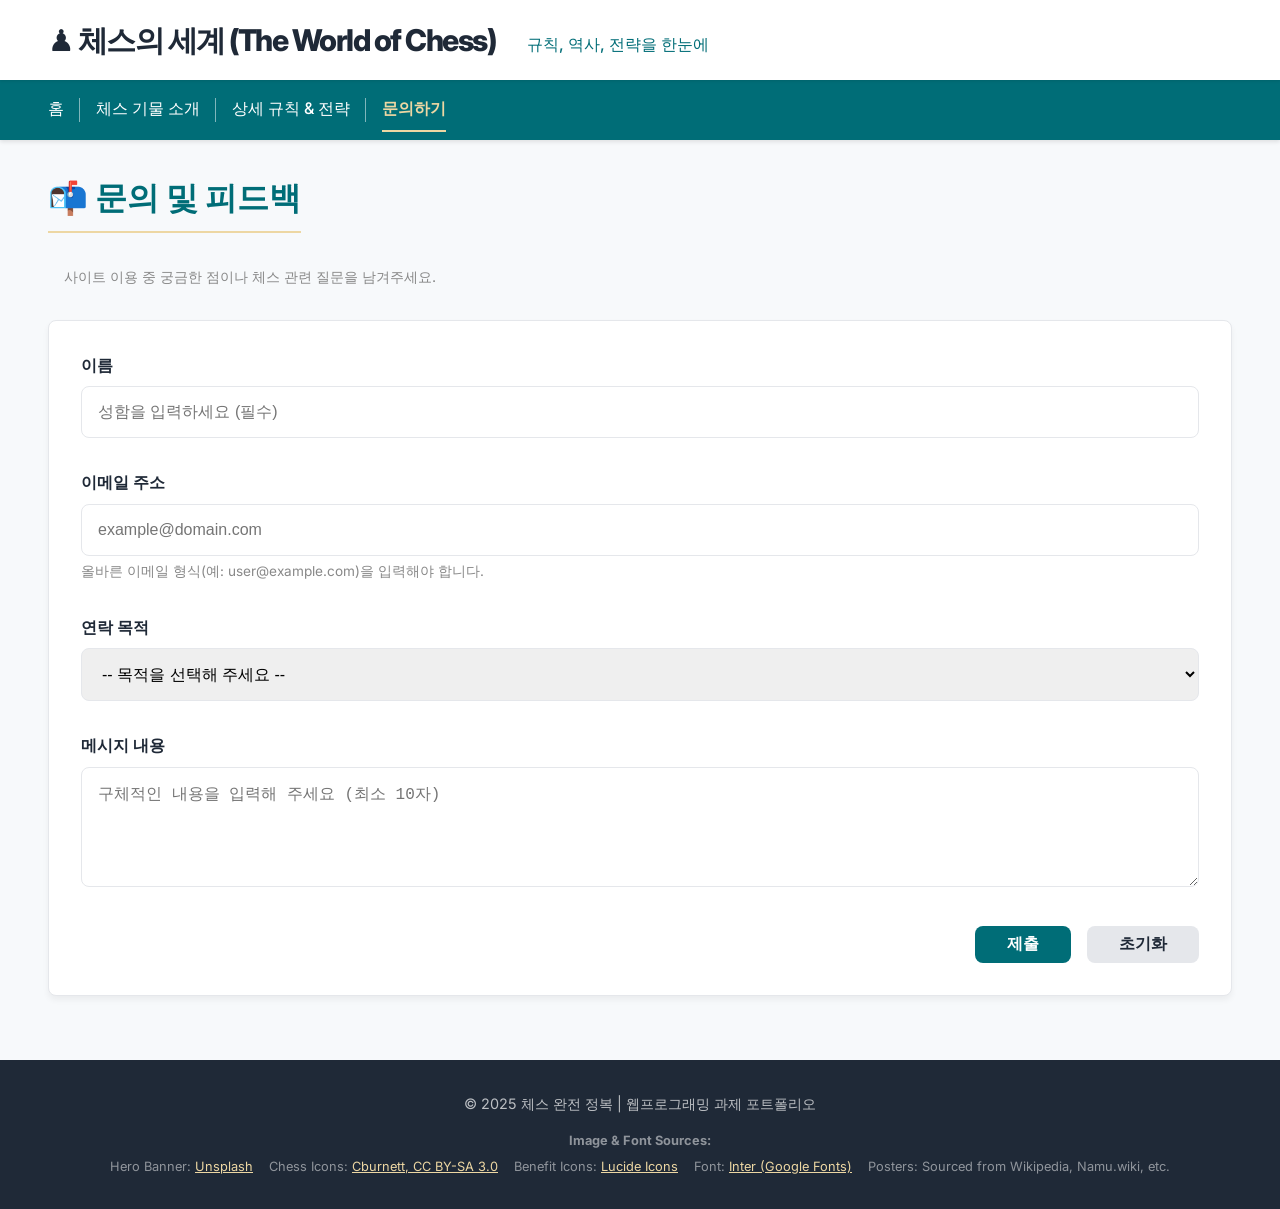
<file: contact.html>
<!DOCTYPE html>
<html lang="ko">
  <head>
    <meta charset="UTF-8" />
    <meta name="viewport" content="width=device-width, initial-scale=1.0" />
    <title>문의하기 - 체스의 세계 (The World of Chess)</title>
    <link rel="stylesheet" href="./css/style.css" />
  </head>

  <body>
    <header id="header-placeholder"></header>

    <nav id="main-nav"></nav>

    <main>
      <div class="container">
        <!-- 문의 페이지 섹션 (ID는 외부 링크를 위해 유지) -->
        <section id="contact">
          <!-- 페이지 제목 및 설명 -->
          <h2 class="section-title">📬 문의 및 피드백</h2>
          <p class="section-description-sidebar">
            사이트 이용 중 궁금한 점이나 체스 관련 질문을 남겨주세요.
          </p>

          <div class="content-card">
            <!-- 폼 시작: JavaScript로 제출 처리 (action="#" 유지) -->
            <form id="contact-form" action="#" method="POST">
              <!-- 1. 이름 필드 (필수, 최소 길이 2) -->
              <div class="form-group">
                <label for="name">이름</label>
                <input
                  type="text"
                  id="name"
                  name="name"
                  required
                  placeholder="성함을 입력하세요 (필수)"
                  minlength="2"
                  class="input-style"
                />
              </div>

              <!-- 2. 이메일 필드 (필수, 패턴 검사, 접근성 힌트) -->
              <div class="form-group">
                <label for="email">이메일 주소</label>
                <input
                  type="email"
                  id="email"
                  name="email"
                  required
                  placeholder="example@domain.com"
                  pattern="[a-z0-9._%+-]+@[a-z0-9.-]+\.[a-z]{2,}$"
                  aria-describedby="email-hint"
                  class="input-style"
                />
                <!-- 접근성 힌트 텍스트 -->
                <p id="email-hint" class="input-hint">
                  올바른 이메일 형식(예: user@example.com)을 입력해야 합니다.
                </p>
              </div>

              <!-- 3. 연락 목적 필드 (SELECT 드롭다운) -->
              <div class="form-group">
                <label for="subject">연락 목적</label>
                <select
                  id="subject"
                  name="subject"
                  required
                  class="input-style"
                >
                  <option value="" disabled selected>
                    -- 목적을 선택해 주세요 --
                  </option>
                  <option value="site_error">사이트 오류 보고</option>
                  <option value="chess_question">체스 관련 질문</option>
                  <option value="content_suggestion">콘텐츠 제안</option>
                  <option value="etc">기타</option>
                </select>
              </div>

              <!-- 4. 메시지 필드 (텍스트 영역, 최소 길이 10) -->
              <div class="form-group">
                <label for="message">메시지 내용</label>
                <textarea
                  id="message"
                  name="message"
                  required
                  minlength="10"
                  placeholder="구체적인 내용을 입력해 주세요 (최소 10자)"
                  class="input-style"
                ></textarea>
              </div>

              <!-- 폼 제출 후 메시지 영역 (초기에는 숨김) -->
              <div
                id="form-message"
                class="form-message-box hidden"
                aria-live="polite"
              ></div>

              <!-- 5. 제출 및 리셋 버튼 -->
              <div class="button-group">
                <button class="submit-btn" type="submit">제출</button>
                <button class="reset-btn" type="reset">초기화</button>
              </div>
            </form>
          </div>
        </section>
      </div>
    </main>

    <footer id="footer-placeholder"></footer>

    <script src="./assets/scripts/common.js" defer="defer"></script>
    <script>
      /**
       * 폼 제출 및 초기화 시 동적으로 메시지를 표시하는 로직
       */

      // 폼 제출 이벤트 리스너 설정
      document
        .getElementById("contact-form")
        .addEventListener("submit", function (event) {
          event.preventDefault(); // 실제 폼 전송 방지 (정적 사이트)

          const messageBox = document.getElementById("form-message");

          // 성공 메시지 내용 및 스타일 적용
          messageBox.innerHTML =
            "✅ 문의가 성공적으로 접수되었습니다. (정적 사이트이므로 실제 전송은 되지 않습니다.)";
          messageBox.classList.remove("hidden");
          messageBox.classList.add("success");
        });

      // 폼 초기화 이벤트 리스너 설정
      document
        .getElementById("contact-form")
        .addEventListener("reset", function (event) {
          const messageBox = document.getElementById("form-message");

          // 메시지 박스 숨기기 및 스타일 초기화
          messageBox.classList.add("hidden");
          messageBox.classList.remove("success");
          messageBox.classList.remove("error"); // 혹시 모를 오류 스타일도 제거
          messageBox.innerHTML = "";
        });
    </script>
  </body>
</html>
</file>
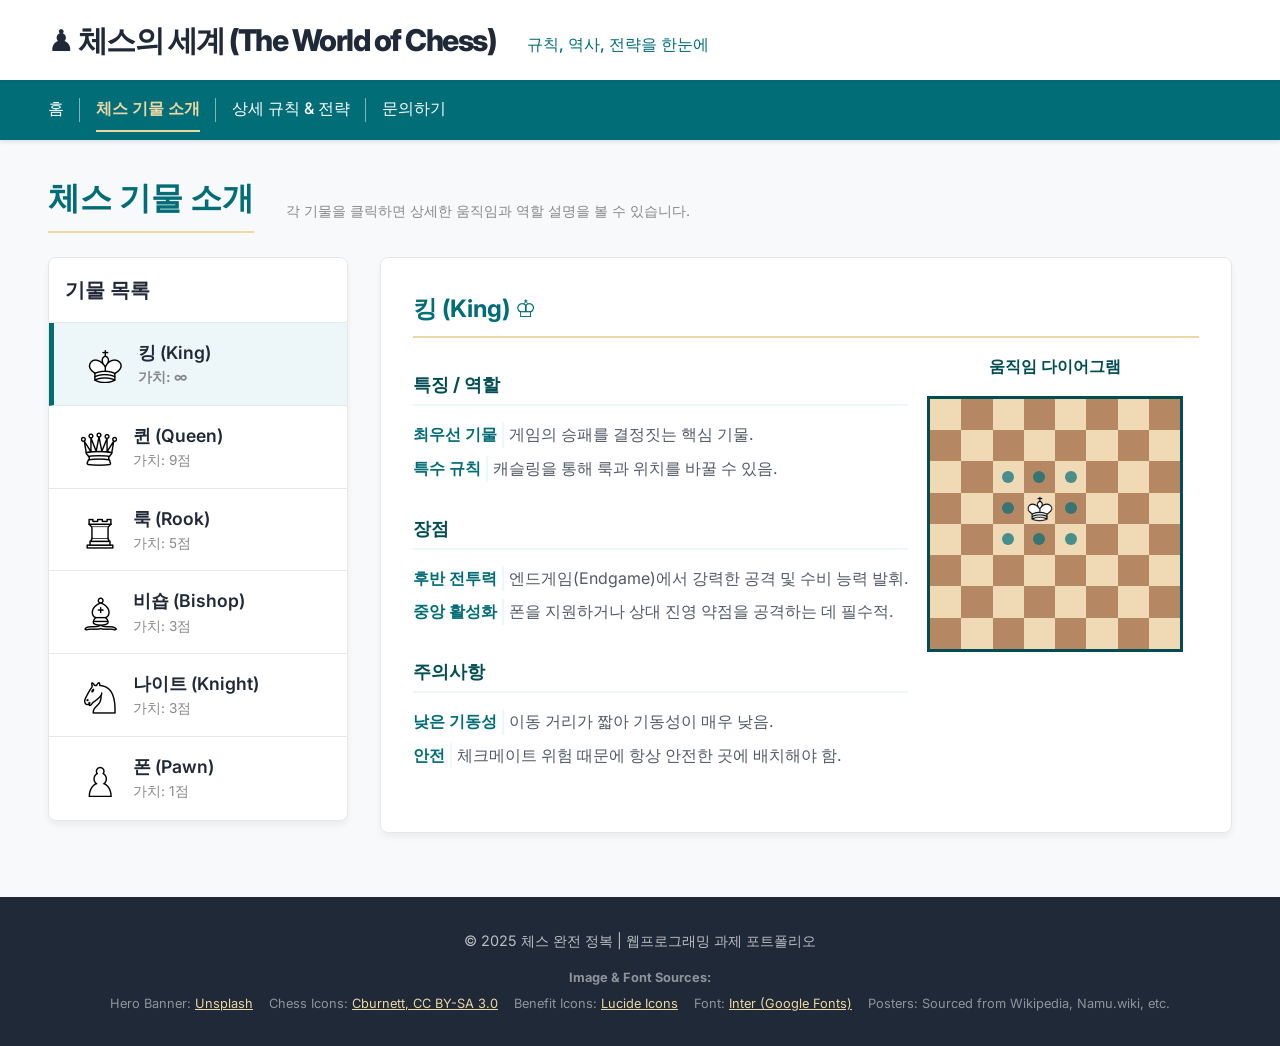
<file: gallery.html>
<!DOCTYPE html>
<html lang="ko">
  <head>
    <meta charset="UTF-8" />
    <meta name="viewport" content="width=device-width, initial-scale=1.0" />
    <title>체스 기물 소개 - 체스의 세계 (The World of Chess)</title>
    <link rel="stylesheet" href="./css/style.css" />
  </head>

  <body>
    <header id="header-placeholder"></header>

    <nav id="main-nav"></nav>

    <main>
      <div class="container">
        <!-- 페이지 제목 및 설명 (수직 중앙 정렬을 위해 인라인 Flex 적용) -->
        <div class="page-title-header">
          <h2 class="section-title">체스 기물 소개</h2>
          <p class="section-description-sidebar">
            각 기물을 클릭하면 상세한 움직임과 역할 설명을 볼 수 있습니다.
          </p>
        </div>

        <div class="gallery-layout">
          <!-- 사이드바 (기물 선택 목록) -->
          <aside id="piece-cards-container">
            <!-- 사이드바 제목 -->
            <h3 class="section-title-sidebar">기물 목록</h3>

            <!-- 선택 가능한 기물 목록 컨테이너 -->
            <div class="selection-list">
              <!-- 킹 (King) 항목 -->
              <div class="selection-item" data-id="king-detail">
                <!-- 이미지 아이콘 컨테이너 (클리핑 영역) -->
                <div class="piece-icon">
                  <img
                    src="./assets/img/256px-Chess_Pieces_Sprite.svg.png"
                    alt="King Icon"
                    data-position="-2 -2"
                  />
                </div>

                <div>
                  <div class="selection-title">킹 (King)</div>
                  <div class="selection-value">가치: &infin;</div>
                </div>
              </div>

              <!-- 퀸 (Queen) 항목 -->
              <div class="selection-item" data-id="queen-detail">
                <div class="piece-icon">
                  <img
                    src="./assets/img/256px-Chess_Pieces_Sprite.svg.png"
                    alt="Queen Icon"
                    data-position="-46 -2"
                  />
                </div>

                <div>
                  <div class="selection-title">퀸 (Queen)</div>
                  <div class="selection-value">가치: 9점</div>
                </div>
              </div>

              <!-- 룩 (Rook) 항목 -->
              <div class="selection-item" data-id="rook-detail">
                <div class="piece-icon">
                  <img
                    src="./assets/img/256px-Chess_Pieces_Sprite.svg.png"
                    alt="Rook Icon"
                    data-position="-173 -2"
                  />
                </div>

                <div>
                  <div class="selection-title">룩 (Rook)</div>
                  <div class="selection-value">가치: 5점</div>
                </div>
              </div>

              <!-- 비숍 (Bishop) 항목 -->
              <div class="selection-item" data-id="bishop-detail">
                <div class="piece-icon">
                  <img
                    src="./assets/img/256px-Chess_Pieces_Sprite.svg.png"
                    alt="Bishop Icon"
                    data-position="-87 -2"
                  />
                </div>

                <div>
                  <div class="selection-title">비숍 (Bishop)</div>
                  <div class="selection-value">가치: 3점</div>
                </div>
              </div>

              <!-- 나이트 (Knight) 항목 -->
              <div class="selection-item" data-id="knight-detail">
                <div class="piece-icon">
                  <img
                    src="./assets/img/256px-Chess_Pieces_Sprite.svg.png"
                    alt="Knight Icon"
                    data-position="-130 -2"
                  />
                </div>

                <div>
                  <div class="selection-title">나이트 (Knight)</div>
                  <div class="selection-value">가치: 3점</div>
                </div>
              </div>

              <!-- 폰 (Pawn) 항목 -->
              <div class="selection-item" data-id="pawn-detail">
                <div class="piece-icon">
                  <img
                    src="./assets/img/256px-Chess_Pieces_Sprite.svg.png "
                    alt="Pawn Icon"
                    data-position="-215 -2"
                  />
                </div>

                <div>
                  <div class="selection-title">폰 (Pawn)</div>
                  <div class="selection-value">가치: 1점</div>
                </div>
              </div>
            </div>
          </aside>

          <!-- 상세 정보 영역 -->
          <section class="piece-detail-area">
            <!-- 킹 상세 정보 카드 -->
            <section class="content-card piece-detail" id="king-detail">
              <h4>킹 (King) ♔</h4>
              <div class="detail-container">
                <div class="detail-text-grid">
                  <h5>특징 / 역할</h5>
                  <ul>
                    <li>
                      <strong>최우선 기물</strong>게임의 승패를 결정짓는 핵심
                      기물.
                    </li>
                    <li>
                      <strong>특수 규칙</strong>캐슬링을 통해 룩과 위치를 바꿀
                      수 있음.
                    </li>
                  </ul>

                  <h5>장점</h5>
                  <ul>
                    <li>
                      <strong>후반 전투력</strong>엔드게임(Endgame)에서 강력한
                      공격 및 수비 능력 발휘.
                    </li>
                    <li>
                      <strong>중앙 활성화</strong>폰을 지원하거나 상대 진영
                      약점을 공격하는 데 필수적.
                    </li>
                  </ul>

                  <h5>주의사항</h5>
                  <ul>
                    <li>
                      <strong>낮은 기동성</strong>이동 거리가 짧아 기동성이 매우
                      낮음.
                    </li>
                    <li>
                      <strong>안전</strong>체크메이트 위험 때문에 항상 안전한
                      곳에 배치해야 함.
                    </li>
                  </ul>
                </div>

                <!-- 다이어그램 -->
                <div class="chess-diagram-container">
                  <p class="diagram-title">움직임 다이어그램</p>
                  <div class="chess-diagram">
                    <!-- 킹은 모든 방향으로 1칸 이동 가능 -->
                    <div class="square"></div>
                    <div class="square"></div>
                    <div class="square"></div>
                    <div class="square"></div>
                    <div class="square"></div>
                    <div class="square"></div>
                    <div class="square"></div>
                    <div class="square"></div>
                    <div class="square"></div>
                    <div class="square"></div>
                    <div class="square"></div>
                    <div class="square"></div>
                    <div class="square"></div>
                    <div class="square"></div>
                    <div class="square"></div>
                    <div class="square"></div>
                    <div class="square"></div>
                    <div class="square"></div>
                    <div class="square move"></div>
                    <div class="square move"></div>
                    <div class="square move"></div>
                    <div class="square"></div>
                    <div class="square"></div>
                    <div class="square"></div>
                    <div class="square"></div>
                    <div class="square"></div>
                    <div class="square move"></div>
                    <div class="square white king"></div>
                    <div class="square move"></div>
                    <div class="square"></div>
                    <div class="square"></div>
                    <div class="square"></div>
                    <div class="square"></div>
                    <div class="square"></div>
                    <div class="square move"></div>
                    <div class="square move"></div>
                    <div class="square move"></div>
                    <div class="square"></div>
                    <div class="square"></div>
                    <div class="square"></div>
                    <div class="square"></div>
                    <div class="square"></div>
                    <div class="square"></div>
                    <div class="square"></div>
                    <div class="square"></div>
                    <div class="square"></div>
                    <div class="square"></div>
                    <div class="square"></div>
                    <div class="square"></div>
                    <div class="square"></div>
                    <div class="square"></div>
                    <div class="square"></div>
                    <div class="square"></div>
                    <div class="square"></div>
                    <div class="square"></div>
                    <div class="square"></div>
                    <div class="square"></div>
                    <div class="square"></div>
                    <div class="square"></div>
                    <div class="square"></div>
                    <div class="square"></div>
                    <div class="square"></div>
                    <div class="square"></div>
                    <div class="square"></div>
                  </div>
                </div>
              </div>
            </section>

            <!-- 퀸 상세 정보 카드 -->
            <section class="content-card piece-detail hidden" id="queen-detail">
              <h4>퀸 (Queen) ♕</h4>
              <div class="detail-container">
                <div class="detail-text-grid">
                  <h5>특징 / 역할</h5>
                  <ul>
                    <li>
                      <strong>최강 기물</strong>룩과 비숍의 움직임을 모두 합친
                      가장 강력한 기물.
                    </li>
                    <li>
                      <strong>주요 임무</strong>공격과 수비 모든 면에서 가장
                      다재다능하며, 중앙 장악에 핵심.
                    </li>
                  </ul>

                  <h5>장점</h5>
                  <ul>
                    <li>
                      <strong>압도적 기동성</strong>체스판 전체를 즉각적으로
                      커버 가능.
                    </li>
                    <li>
                      <strong>공격력</strong>단독으로도 체크메이트 공격을 수행할
                      수 있는 능력.
                    </li>
                  </ul>

                  <h5>주의사항</h5>
                  <ul>
                    <li>
                      <strong>잃으면 치명적</strong>가치가 매우 높아 잃으면
                      게임을 지는 경우가 많음.
                    </li>
                    <li>
                      <strong>운용 주의</strong>초반에 불필요한 위험에 노출되지
                      않도록 신중하게 운용해야 함.
                    </li>
                  </ul>
                </div>

                <div class="chess-diagram-container">
                  <p class="diagram-title">움직임 다이어그램</p>
                  <div class="chess-diagram">
                    <!-- 퀸은 모든 방향으로 원하는 만큼 이동 가능 -->
                    <div class="square move"></div>
                    <div class="square"></div>
                    <div class="square"></div>
                    <div class="square move"></div>
                    <div class="square"></div>
                    <div class="square"></div>
                    <div class="square move"></div>
                    <div class="square"></div>
                    <div class="square"></div>
                    <div class="square move"></div>
                    <div class="square"></div>
                    <div class="square move"></div>
                    <div class="square"></div>
                    <div class="square move"></div>
                    <div class="square"></div>
                    <div class="square"></div>
                    <div class="square"></div>
                    <div class="square"></div>
                    <div class="square move"></div>
                    <div class="square move"></div>
                    <div class="square move"></div>
                    <div class="square"></div>
                    <div class="square"></div>
                    <div class="square"></div>
                    <div class="square move"></div>
                    <div class="square move"></div>
                    <div class="square move"></div>
                    <div class="square white queen"></div>
                    <div class="square move"></div>
                    <div class="square move"></div>
                    <div class="square move"></div>
                    <div class="square move"></div>
                    <div class="square"></div>
                    <div class="square"></div>
                    <div class="square move"></div>
                    <div class="square move"></div>
                    <div class="square move"></div>
                    <div class="square"></div>
                    <div class="square"></div>
                    <div class="square"></div>
                    <div class="square"></div>
                    <div class="square move"></div>
                    <div class="square"></div>
                    <div class="square move"></div>
                    <div class="square"></div>
                    <div class="square move"></div>
                    <div class="square"></div>
                    <div class="square"></div>
                    <div class="square move"></div>
                    <div class="square"></div>
                    <div class="square"></div>
                    <div class="square move"></div>
                    <div class="square"></div>
                    <div class="square"></div>
                    <div class="square move"></div>
                    <div class="square"></div>
                    <div class="square"></div>
                    <div class="square"></div>
                    <div class="square"></div>
                    <div class="square move"></div>
                    <div class="square"></div>
                    <div class="square"></div>
                    <div class="square"></div>
                    <div class="square move"></div>
                  </div>
                </div>
              </div>
            </section>

            <!-- 룩 상세 정보 카드 -->
            <section class="content-card piece-detail hidden" id="rook-detail">
              <h4>룩 (Rook) ♖</h4>
              <div class="detail-container">
                <div class="detail-text-grid">
                  <h5>특징 / 역할</h5>
                  <ul>
                    <li>
                      <strong>직선 이동</strong>수직 또는 수평 방향으로 거리
                      제한 없이 이동.
                    </li>
                    <li>
                      <strong>특수 규칙</strong>킹과 함께 <b>캐슬링</b>을
                      수행하는 유일한 기물.
                    </li>
                  </ul>

                  <h5>장점</h5>
                  <ul>
                    <li>
                      <strong>오픈 파일</strong>체스판이 개방될수록 강력하며,
                      개방된 세로줄(파일) 장악에 유리.
                    </li>
                    <li>
                      <strong>후반 지배력</strong>후반전(Endgame)에서 킹과
                      협력하여 승리를 이끄는 핵심 기물.
                    </li>
                  </ul>

                  <h5>주의사항</h5>
                  <ul>
                    <li>
                      <strong>닫힌 포지션</strong>닫힌 포지션에서는 폰 등에 막혀
                      기동성이 떨어짐.
                    </li>
                    <li>
                      <strong>외로운 룩</strong>퀸이나 킹으로부터 지원 없이 홀로
                      두면 위험함.
                    </li>
                  </ul>
                </div>

                <div class="chess-diagram-container">
                  <p class="diagram-title">움직임 다이어그램</p>
                  <div class="chess-diagram">
                    <!-- 룩은 수직/수평으로 원하는 만큼 이동 가능 -->
                    <div class="square"></div>
                    <div class="square"></div>
                    <div class="square"></div>
                    <div class="square move"></div>
                    <div class="square"></div>
                    <div class="square"></div>
                    <div class="square"></div>
                    <div class="square"></div>
                    <div class="square"></div>
                    <div class="square"></div>
                    <div class="square"></div>
                    <div class="square move"></div>
                    <div class="square"></div>
                    <div class="square"></div>
                    <div class="square"></div>
                    <div class="square"></div>
                    <div class="square"></div>
                    <div class="square"></div>
                    <div class="square"></div>
                    <div class="square move"></div>
                    <div class="square"></div>
                    <div class="square"></div>
                    <div class="square"></div>
                    <div class="square"></div>
                    <div class="square move"></div>
                    <div class="square move"></div>
                    <div class="square move"></div>
                    <div class="square white rook"></div>
                    <div class="square move"></div>
                    <div class="square move"></div>
                    <div class="square move"></div>
                    <div class="square move"></div>
                    <div class="square"></div>
                    <div class="square"></div>
                    <div class="square"></div>
                    <div class="square move"></div>
                    <div class="square"></div>
                    <div class="square"></div>
                    <div class="square"></div>
                    <div class="square"></div>
                    <div class="square"></div>
                    <div class="square"></div>
                    <div class="square"></div>
                    <div class="square move"></div>
                    <div class="square"></div>
                    <div class="square"></div>
                    <div class="square"></div>
                    <div class="square"></div>
                    <div class="square"></div>
                    <div class="square"></div>
                    <div class="square"></div>
                    <div class="square move"></div>
                    <div class="square"></div>
                    <div class="square"></div>
                    <div class="square"></div>
                    <div class="square"></div>
                    <div class="square"></div>
                    <div class="square"></div>
                    <div class="square"></div>
                    <div class="square move"></div>
                    <div class="square"></div>
                    <div class="square"></div>
                    <div class="square"></div>
                    <div class="square"></div>
                  </div>
                </div>
              </div>
            </section>

            <!-- 비숍 상세 정보 카드 -->
            <section
              class="content-card piece-detail hidden"
              id="bishop-detail"
            >
              <h4>비숍 (Bishop) ♗</h4>
              <div class="detail-container">
                <div class="detail-text-grid">
                  <h5>특징 / 역할</h5>
                  <ul>
                    <li>
                      <strong>대각선 이동</strong>대각선 방향으로 거리 제한 없이
                      이동.
                    </li>
                    <li>
                      <strong>색깔 제한</strong>자신의 칸 색깔(밝은 칸/어두운
                      칸)을 벗어날 수 없음.
                    </li>
                  </ul>

                  <h5>장점</h5>
                  <ul>
                    <li>
                      <strong>장거리 공격</strong>열린 대각선에서 원거리 공격 및
                      수비 가능.
                    </li>
                    <li>
                      <strong>쌍 비숍</strong>두 비숍이 협력할 때(Bishop Pair)
                      위력 극대화.
                    </li>
                  </ul>

                  <h5>주의사항</h5>
                  <ul>
                    <li>
                      <strong>절반 통제</strong>체스판의 절반만 통제 가능하여
                      활용 범위에 한계가 있음.
                    </li>
                    <li>
                      <strong>닫힌 포지션</strong>폰 등에 의해 대각선이 막히면
                      무력해짐.
                    </li>
                  </ul>
                </div>

                <div class="chess-diagram-container">
                  <p class="diagram-title">움직임 다이어그램</p>
                  <div class="chess-diagram">
                    <!-- 비숍은 대각선으로 원하는 만큼 이동 가능 -->
                    <div class="square move"></div>
                    <div class="square"></div>
                    <div class="square"></div>
                    <div class="square"></div>
                    <div class="square"></div>
                    <div class="square"></div>
                    <div class="square move"></div>
                    <div class="square"></div>
                    <div class="square"></div>
                    <div class="square move"></div>
                    <div class="square"></div>
                    <div class="square"></div>
                    <div class="square"></div>
                    <div class="square move"></div>
                    <div class="square"></div>
                    <div class="square"></div>
                    <div class="square"></div>
                    <div class="square"></div>
                    <div class="square move"></div>
                    <div class="square"></div>
                    <div class="square move"></div>
                    <div class="square"></div>
                    <div class="square"></div>
                    <div class="square"></div>
                    <div class="square"></div>
                    <div class="square"></div>
                    <div class="square"></div>
                    <div class="square white bishop"></div>
                    <div class="square"></div>
                    <div class="square"></div>
                    <div class="square"></div>
                    <div class="square"></div>
                    <div class="square"></div>
                    <div class="square"></div>
                    <div class="square move"></div>
                    <div class="square"></div>
                    <div class="square move"></div>
                    <div class="square"></div>
                    <div class="square"></div>
                    <div class="square"></div>
                    <div class="square"></div>
                    <div class="square move"></div>
                    <div class="square"></div>
                    <div class="square"></div>
                    <div class="square"></div>
                    <div class="square move"></div>
                    <div class="square"></div>
                    <div class="square"></div>
                    <div class="square move"></div>
                    <div class="square"></div>
                    <div class="square"></div>
                    <div class="square"></div>
                    <div class="square"></div>
                    <div class="square"></div>
                    <div class="square move"></div>
                    <div class="square"></div>
                    <div class="square"></div>
                    <div class="square"></div>
                    <div class="square"></div>
                    <div class="square"></div>
                    <div class="square"></div>
                    <div class="square"></div>
                    <div class="square"></div>
                    <div class="square move"></div>
                  </div>
                </div>
              </div>
            </section>

            <!-- 나이트 상세 정보 카드 -->
            <section
              class="content-card piece-detail hidden"
              id="knight-detail"
            >
              <h4>나이트 (Knight) ♘</h4>
              <div class="detail-container">
                <div class="detail-text-grid">
                  <h5>특징 / 역할</h5>
                  <ul>
                    <li>
                      <strong>점프</strong>다른 기물을
                      <b>뛰어넘을 수 있는</b> 유일한 기물.
                    </li>
                    <li>
                      <strong>색깔 변화</strong>이동할 때마다
                      <b>칸의 색(밝은 칸 ↔ 어두운 칸)</b>이 반드시 바뀜.
                    </li>
                  </ul>

                  <h5>장점</h5>
                  <ul>
                    <li>
                      <strong>닫힌 포지션</strong>기물이 많은 닫힌 포지션에서
                      가장 강력함.
                    </li>
                    <li>
                      <strong>포크 공격</strong>상대 기물 두 개 이상을 동시에
                      공격하는 <b>포크(Fork)</b>에 탁월.
                    </li>
                    <li>
                      <strong>중앙 통제</strong>중앙에 배치될 때 가장 많은 칸을
                      공격할 수 있어 위력이 극대화됨.
                    </li>
                  </ul>

                  <h5>주의사항</h5>
                  <ul>
                    <li>
                      <strong>느린 이동</strong>이동 경로가 복잡하고 느려 먼
                      거리를 이동하는 데 불리함.
                    </li>
                    <li>
                      <strong>구석 배치</strong>체스판 구석에 몰리면 기동력이
                      크게 저하됨.
                    </li>
                  </ul>
                </div>

                <div class="chess-diagram-container">
                  <p class="diagram-title">움직임 다이어그램</p>
                  <div class="chess-diagram">
                    <!-- 나이트는 L자로 이동 가능 -->
                    <div class="square"></div>
                    <div class="square"></div>
                    <div class="square"></div>
                    <div class="square"></div>
                    <div class="square"></div>
                    <div class="square"></div>
                    <div class="square"></div>
                    <div class="square"></div>
                    <div class="square"></div>
                    <div class="square"></div>
                    <div class="square move"></div>
                    <div class="square"></div>
                    <div class="square move"></div>
                    <div class="square"></div>
                    <div class="square"></div>
                    <div class="square"></div>
                    <div class="square"></div>
                    <div class="square move"></div>
                    <div class="square"></div>
                    <div class="square"></div>
                    <div class="square"></div>
                    <div class="square move"></div>
                    <div class="square"></div>
                    <div class="square"></div>
                    <div class="square"></div>
                    <div class="square"></div>
                    <div class="square"></div>
                    <div class="square white knight"></div>
                    <div class="square"></div>
                    <div class="square"></div>
                    <div class="square"></div>
                    <div class="square"></div>
                    <div class="square"></div>
                    <div class="square move"></div>
                    <div class="square"></div>
                    <div class="square"></div>
                    <div class="square"></div>
                    <div class="square move"></div>
                    <div class="square"></div>
                    <div class="square"></div>
                    <div class="square"></div>
                    <div class="square"></div>
                    <div class="square move"></div>
                    <div class="square"></div>
                    <div class="square move"></div>
                    <div class="square"></div>
                    <div class="square"></div>
                    <div class="square"></div>
                    <div class="square"></div>
                    <div class="square"></div>
                    <div class="square"></div>
                    <div class="square"></div>
                    <div class="square"></div>
                    <div class="square"></div>
                    <div class="square"></div>
                    <div class="square"></div>
                    <div class="square"></div>
                    <div class="square"></div>
                    <div class="square"></div>
                    <div class="square"></div>
                    <div class="square"></div>
                    <div class="square"></div>
                    <div class="square"></div>
                    <div class="square"></div>
                  </div>
                </div>
              </div>
            </section>

            <!-- 폰 상세 정보 카드 -->
            <section class="content-card piece-detail hidden" id="pawn-detail">
              <h4>폰 (Pawn) ♙</h4>
              <div class="detail-container">
                <div class="detail-text-grid">
                  <h5>특징 / 역할</h5>
                  <ul>
                    <li>
                      <strong>직진 이동</strong>앞으로 <b>한 칸씩만 전진</b> (첫
                      수는 두 칸 가능).
                    </li>
                    <li>
                      <strong>대각선 공격</strong>기물을 잡을 때는
                      <b>대각선 한 칸</b>으로 이동.
                    </li>
                  </ul>

                  <h5>장점</h5>
                  <ul>
                    <li>
                      <strong>프로모션</strong>상대 진영 끝까지 도달하면 다른
                      기물로 <b>승진</b> 가능.
                    </li>
                    <li>
                      <strong>구조적 기반</strong>폰 구조(Pawn Structure)는 게임
                      전략의 기초를 형성.
                    </li>
                  </ul>

                  <h5>주의사항</h5>
                  <ul>
                    <li>
                      <strong>후진 불가</strong>한 번 전진한 폰은 뒤로 돌아올 수
                      없음.
                    </li>
                    <li>
                      <strong>고립된 폰</strong>폰으로 방어할 수 없어서 고립된
                      폰은 약점이 됨.
                    </li>
                    <li>
                      <strong>뒤처진 폰</strong>주변 폰들보다 뒤에 있어 공격받기
                      쉬운 약점.
                    </li>
                  </ul>
                </div>

                <div class="chess-diagram-container">
                  <p class="diagram-title">움직임 다이어그램</p>
                  <div class="chess-diagram">
                    <!-- 폰은 앞으로 1칸 (첫 수는 2칸), 공격은 대각선 1칸 -->
                    <div class="square"></div>
                    <div class="square"></div>
                    <div class="square"></div>
                    <div class="square"></div>
                    <div class="square"></div>
                    <div class="square"></div>
                    <div class="square"></div>
                    <div class="square"></div>
                    <div class="square"></div>
                    <div class="square"></div>
                    <div class="square"></div>
                    <div class="square"></div>
                    <div class="square"></div>
                    <div class="square"></div>
                    <div class="square"></div>
                    <div class="square"></div>
                    <div class="square"></div>
                    <div class="square capture"></div>
                    <div class="square move"></div>
                    <div class="square capture"></div>
                    <div class="square"></div>
                    <div class="square"></div>
                    <div class="square"></div>
                    <div class="square"></div>
                    <div class="square"></div>
                    <div class="square"></div>
                    <div class="square white pawn"></div>
                    <div class="square"></div>
                    <div class="square"></div>
                    <div class="square"></div>
                    <div class="square"></div>
                    <div class="square"></div>
                    <div class="square"></div>
                    <div class="square"></div>
                    <div class="square"></div>
                    <div class="square"></div>
                    <div class="square"></div>
                    <div class="square move"></div>
                    <div class="square"></div>
                    <div class="square"></div>
                    <div class="square"></div>
                    <div class="square"></div>
                    <div class="square"></div>
                    <div class="square"></div>
                    <div class="square capture"></div>
                    <div class="square move"></div>
                    <div class="square capture"></div>
                    <div class="square"></div>
                    <div class="square"></div>
                    <div class="square"></div>
                    <div class="square"></div>
                    <div class="square"></div>
                    <div class="square"></div>
                    <div class="square white pawn"></div>
                    <div class="square"></div>
                    <div class="square"></div>
                    <div class="square"></div>
                    <div class="square"></div>
                    <div class="square"></div>
                    <div class="square"></div>
                    <div class="square"></div>
                    <div class="square"></div>
                    <div class="square"></div>
                    <div class="square"></div>
                  </div>
                </div>
              </div>
            </section>
          </section>
        </div>
      </div>
    </main>

    <footer id="footer-placeholder"></footer>

    <script src="./assets/scripts/common.js" defer="defer"></script>
    <script>
      /**
       * 갤러리 페이지의 동적 상호작용 및 초기화 로직을 담당합니다.
       */

      document.addEventListener("DOMContentLoaded", () => {
        // --- 1. 사이드바 아이콘 클리핑 설정 (정적 이미지 위치 조정) ---
        const pieceIcons = document.querySelectorAll(".piece-icon img");

        pieceIcons.forEach((img) => {
          const position = img.getAttribute("data-position"); // '0 0', '-64 0' 등의 좌표 텍스트를 가져옴
          if (position) {
            // data-position 값을 읽어와 'px' 단위를 추가하여 CSS object-position에 적용
            const [x, y] = position.split(" ");
            img.style.objectPosition = `${x}px ${y}px`;
          }
        });

        // --- 2. 동적 콘텐츠 전환 설정 ---
        const selectionItems = document.querySelectorAll(".selection-item");
        const allDetails = document.querySelectorAll(".piece-detail"); // 모든 상세 정보 카드 (숨겨져 있음)

        // 초기화: 페이지 로드 시 첫 번째 기물 (킹)의 정보를 표시하고 활성화합니다.
        const firstCard = document.querySelector(".selection-item");
        if (firstCard) {
          const firstId = firstCard.getAttribute("data-id");
          showPieceDetail(firstId, firstCard); // 킹 정보 표시 및 활성화
        }

        // 클릭 이벤트 설정: 항목 클릭 시 콘텐츠 전환
        selectionItems.forEach((item) => {
          item.addEventListener("click", function () {
            const pieceId = this.getAttribute("data-id");
            showPieceDetail(pieceId, this);
          });
        });

        /**
         * 선택된 기물의 상세 정보를 표시하고, 링크를 활성화합니다.
         * @param {string} pieceId 표시할 상세 정보의 ID (예: 'king-detail')
         * @param {HTMLElement} clickedCard 클릭된 카드 요소
         */
        function showPieceDetail(pieceId, clickedCard) {
          // 1. 모든 상세 정보 숨기기
          allDetails.forEach((detail) => {
            detail.classList.add("hidden");
          });

          // 2. 모든 카드 하이라이트 해제
          selectionItems.forEach((c) => {
            c.classList.remove("piece-card-active");
          });

          // 3. 선택된 상세 정보 보이기
          const selectedDetail = document.getElementById(pieceId);
          if (selectedDetail) {
            selectedDetail.classList.remove("hidden");
          }

          // 4. 선택된 항목 하이라이트 적용
          if (clickedCard) {
            clickedCard.classList.add("piece-card-active");
          }
        }
      });
    </script>
  </body>
</html>
</file>
<file: css/style.css>
/*
    통합 스타일시트 (assets/css/style.css)
    체스 완전 정복 웹사이트 | 순수 CSS, CSS 변수 사용
*/

/* ****************************************************** */
/* 1. 글로벌 & 공통 컴по넌트 (GLOBAL & SEMANTIC LAYOUT) */
/* ****************************************************** */

/* Inter 폰트 설정 */
@import url("https://fonts.googleapis.com/css2?family=Inter:ital,opsz,wght@0,14..32,100..900;1,14..32,100..900&display=swap");

/* 1.1 CSS 변수 (Custom Properties) 및 폰트 설정 */
:root {
  /* 체스 테마 색상 */
  --color-primary: #006d77;
  --color-primary-dark: #004d53;
  --color-secondary: #edd7a3;
  --color-background: #f7f9fb;
  --color-background-secondary: #ffffff;
  --color-text-dark: #1f2937;
  --color-text-body: #525a65;
  --color-text-light: #888;
  --color-accent-soft: #edf6f9;
  --color-border: #e5e7eb;

  /* 체스판 다이어그램 색상 변수 */
  --board-color-light: #f0d9b5;
  --board-color-dark: #b58863;
  --moved-color-light: #a7e0c8;
  --moved-color-dark: #50b58e;

  /* 체크 경고 색상 변수 */
  --check-light-color: rgba(230, 57, 70, 0.5);
  --check-dark-color: rgba(230, 57, 70, 0.7);

  /* 체스 기물 svg */
  --chess-svg: url("../assets/img/256px-Chess_Pieces_Sprite.svg.png");

  /* 간격 변수 */
  --spacing-tiny: 0.3rem;
  --spacing-small: 0.5rem;
  --spacing-medium: 1rem;
  --spacing-large: 2rem;
  --border-radius: 0.5rem;
  --header-height: 80px;
}

/* 1.2 HTML 요소 기본 스타일 및 리셋 */
* {
  box-sizing: border-box;
  margin: 0;
  padding: 0;
}

body {
  font-family: "Inter", system-ui, -apple-system, BlinkMacSystemFont, "Segoe UI",
    Roboto, "Helvetica Neue", Arial, "Noto Sans", sans-serif;
  background-color: var(--color-background);
  color: var(--color-text-dark);
  line-height: 1.6;
  min-height: 100vh;
  display: flex;
  flex-direction: column;
}

a {
  color: var(--color-primary);
  text-decoration: none;
}

a:hover {
  text-decoration: underline;
}

pre {
  font-family: "Inter", system-ui, -apple-system, BlinkMacSystemFont, "Segoe UI",
    Roboto, "Helvetica Neue", Arial, "Noto Sans", sans-serif;
  margin-top: var(--spacing-tiny);
  font-size: 0.9rem;
}

/* --- 동적 콘텐츠 제어를 위한 필수 클래스 --- */
.hidden {
  display: none !important;
}

/* 1.3 공통 레이아웃 (Container, Main, Card) */
.container {
  max-width: 1280px;
  width: 95%;
  margin-left: auto;
  margin-right: auto;
  padding-left: var(--spacing-medium);
  padding-right: var(--spacing-medium);
}

main {
  flex-grow: 1;
  padding-top: var(--spacing-large);
  padding-bottom: var(--spacing-large);
}

.content-card {
  background-color: var(--color-background-secondary);
  border: 1px solid var(--color-border);
  border-radius: var(--border-radius);
  padding: var(--spacing-large);
  box-shadow: 0 4px 6px rgba(0, 0, 0, 0.05);
  margin-top: var(--spacing-medium);
}

/* 1.4 공통 타이포그래피 스타일 */
.section-title {
  font-size: 2rem;
  padding-bottom: var(--spacing-small);
  border-bottom: 2px solid var(--color-secondary);
  display: inline-block;
  margin-bottom: var(--spacing-medium);
  color: var(--color-primary);
  font-weight: 700;
  text-align: center;
}

.section-description {
  text-align: center;
  color: var(--color-text-body);
  max-width: 600px;
  margin: 0 auto var(--spacing-large) auto;
}

.section-sub-title {
  font-size: 1.5rem;
  color: var(--color-text-dark);
  text-align: left;
  margin-top: var(--spacing-large);
  border-bottom: 1px solid var(--color-border);
  padding-bottom: var(--spacing-small);
  margin-bottom: var(--spacing-medium);
  font-weight: 700;
}

.card-title {
  font-size: 1.25rem;
  color: var(--color-text-dark);
  font-weight: 600;
  margin-top: var(--spacing-large);
  margin-bottom: var(--spacing-medium);
}

.card-title:first-child {
  margin-top: 0;
}

/* 1.5 공통 Flex 그룹 스타일 */
.detail-container {
  display: flex;
  flex-direction: row;
  gap: var(--spacing-medium);
}

/* 1.6 구조화된 상세 설명 스타일 (UX 개선) */
.detail-container h5 {
  /* 특징, 장점, 약점 부제 스타일 */
  font-size: 1.15rem;
  color: var(--color-primary-dark);
  font-weight: 700;
  margin-top: var(--spacing-large);
  margin-bottom: var(--spacing-medium);
  border-bottom: 2px solid var(--color-accent-soft);
  padding-bottom: var(--spacing-tiny);
}

.detail-container h5:first-of-type {
  margin-top: var(--spacing-medium);
}

/* 1.7 공통 목록 스타일 */
.detail-container ul {
  list-style: none;
  padding-left: 0;
  margin-bottom: var(--spacing-large);
}
.detail-container ul li {
  margin-bottom: var(--spacing-small);
  color: var(--color-text-body);
  padding-left: 0;
}
.detail-container ul li strong {
  display: inline-block;
  color: var(--color-primary);
  font-weight: 700;
  margin-right: var(--spacing-tiny);
  padding-right: var(--spacing-tiny);
  border-right: 2px solid var(--color-accent-soft);
}

/* ****************************************************** */
/* 2. 시맨틱 구조 스타일 (HEADER, NAVIGATION, FOOTER) */
/* ****************************************************** */

/* 2.1 Header */
header {
  background-color: var(--color-background-secondary);
  box-shadow: 0 1px 3px rgba(0, 0, 0, 0.1);
  position: sticky;
  top: 0;
  z-index: 10;
  padding: var(--spacing-medium) 0;
}

.header-content {
  text-align: left;
  display: flex;
}

.header-content:hover {
  text-decoration: none;
}

.header-title {
  font-size: 1.875rem;
  font-weight: 800;
  letter-spacing: -0.05em;
  color: var(--color-text-dark);
}

.header-subtitle {
  font-size: 1rem;
  color: var(--color-primary);
  font-weight: 500;
  margin-top: var(--spacing-medium);
  margin-left: var(--spacing-large);
}

/* 2.2 Navigation (Nav) */
nav {
  background-color: var(--color-primary);
  box-shadow: 0 2px 4px rgba(0, 0, 0, 0.1);
}

nav ul {
  list-style: none;
  display: flex;
  justify-content: flex-start;
  padding: var(--spacing-small) 0;
  gap: var(--spacing-large);
}

.nav-item {
  position: relative;
}

.nav-link {
  display: block;
  padding: 0.5rem 0;
  color: #ffffff;
  font-weight: 500;
  transition: color 0.3s;
}

.nav-link:hover {
  color: var(--color-secondary);
  text-decoration: none;
}

.nav-link.active {
  color: var(--color-secondary);
  font-weight: 700;
  border-bottom: 2px solid var(--color-secondary);
}

/* 구분선 스타일 */
.nav-item:not(:last-child)::after {
  content: "";
  position: absolute;
  right: calc(-1 * var(--spacing-medium));
  top: 50%;
  transform: translateY(-50%);
  width: 1px;
  height: 1.5rem;
  background-color: rgba(255, 255, 255, 0.5);
}

/* 2.3 Navigation 미디어 쿼리 */
@media (min-width: 640px) {
  nav ul {
    gap: var(--spacing-large);
  }
  .nav-item:not(:last-child)::after {
    right: calc(-0.5 * var(--spacing-large));
  }
}

@media (max-width: 639px) {
  nav ul {
    flex-direction: column;
    align-items: center;
    gap: 0;
    padding: 0.5rem 0;
  }
  .nav-item {
    width: 100%;
    text-align: center;
  }
  .nav-item:not(:last-child)::after {
    content: none;
  }
  .nav-link {
    padding: 0.5rem 1rem;
  }
}

/* 2.4 Footer 스타일 */
footer {
  background-color: var(--color-text-dark);
  color: #ffffff;
  padding: var(--spacing-large) 0;
  text-align: center;
  margin-top: var(--spacing-large);
  font-size: 0.9rem;
}

/* 인용 (Blockquote) */
blockquote {
  border-left: 5px solid var(--color-primary);
  padding: var(--spacing-large);
  margin: calc(var(--spacing-large) + 0.5rem) 0;
  background-color: var(--color-accent-soft);
  border-radius: var(--border-radius);
  color: var(--color-text-dark);
  box-shadow: 0 4px 6px rgba(0, 0, 0, 0.05);
}

.quote-body {
  margin-bottom: var(--spacing-medium);
  font-style: italic;
  font-size: 1.1rem;
  line-height: 1.7;
}

.quote-original {
  display: block;
  font-weight: 600;
  color: var(--color-text-dark);
}

.quote-translation {
  display: block;
  text-align: right;
  color: var(--color-text-body);
  font-size: 1rem;
  font-weight: 500;
  margin-top: var(--spacing-small);
  padding-right: var(--spacing-medium);
  text-shadow: 0 0 5px rgba(0, 0, 0, 0.2);
}

.blockquote-footer {
  display: block;
  margin-top: var(--spacing-medium);
  padding-right: var(--spacing-medium);
  font-size: 0.9rem;
  color: var(--color-text-light);
  text-align: right;
  font-style: normal;
}

.footer-content {
  display: flex;
  flex-direction: column;
  gap: var(--spacing-medium);
}

.copyright {
  color: rgba(255, 255, 255, 0.7);
}

.source-list {
  color: rgba(255, 255, 255, 0.5);
  font-size: 0.8rem;
}

.source-list p {
  margin-bottom: var(--spacing-tiny);
}

.source-list ul {
  list-style: none;
  padding: 0;
  display: flex;
  flex-wrap: wrap;
  justify-content: center;
  gap: var(--spacing-medium);
}

.source-list a {
  color: var(--color-secondary);
  text-decoration: underline;
}

.source-list a:hover {
  color: #ffffff;
}

/* ****************************************************** */
/* 3. 체스 다이어그램 및 기타 유틸리티 (DIAGRAMS & ETC) */
/* ****************************************************** */

/* 3.1 다이어그램 공통 레이아웃 */
.chess-diagram-container {
  text-align: center;
  padding: var(--spacing-medium) 0;
}

.diagram-title {
  font-weight: 600;
  margin-bottom: var(--spacing-medium);
  color: var(--color-primary-dark);
}

.chess-diagram {
  display: grid;
  grid-template-columns: repeat(8, 1fr);
  grid-template-rows: repeat(8, 1fr);
  width: 256px;
  height: 256px;
  margin: auto;
  border: 3px solid var(--color-primary-dark);
}

.diagram-controls {
  margin-top: var(--spacing-tiny);
}

.square {
  width: 100%;
  height: 100%;
  background-color: var(--board-color-dark);
  position: relative;
  color: dark;
}

/* 체스판 색상 패턴 설정 (밝은 칸) */
.square:nth-child(16n),
.square:nth-child(16n-2),
.square:nth-child(16n-4),
.square:nth-child(16n-6),
.square:nth-child(16n-9),
.square:nth-child(16n-11),
.square:nth-child(16n-13),
.square:nth-child(16n-15) {
  background-color: var(--board-color-light);
}

/* 3.2 기물 및 이동 표시 스타일 */

/* 이동 가능 위치 (Dot) */
.move::after {
  content: "";
  display: block;
  width: 12px;
  height: 12px;
  background-color: var(--color-primary);
  border-radius: 50%;
  position: absolute;
  top: 50%;
  left: 50%;
  transform: translate(-50%, -50%);
  opacity: 0.7;
}

/* 폰의 공격 위치 (Capture) - X 표시 */
.capture::after {
  content: "×";
  display: flex;
  justify-content: center;
  align-items: center;
  width: 100%;
  height: 100%;
  font-size: 24px;
  font-weight: 700;
  color: #f00;
  position: absolute;
  top: 0;
  left: 0;
}

/* 기물 위치 공통 스타일 (Sprite Sheet용) */
.king::after,
.queen::after,
.rook::after,
.bishop::after,
.knight::after,
.pawn::after {
  content: ""; /* 텍스트 기호 생성 제거 */
  display: block;
  width: 100%;
  height: 100%;
  position: absolute;
  top: 0;
  left: 0;

  /* 이미지 스타일 */
  background-image: var(--chess-svg);
  background-size: 192px 64px;
  background-repeat: no-repeat;
  background-position: center;
}

/* 기물별 위치 설정 (background-position) */
/* White Pieces (윗줄, Y축 0px) */
.white.king::after {
  background-position: 0 0;
}
.white.queen::after {
  background-position: -32px 0;
}
.white.bishop::after {
  background-position: -64px 0;
}
.white.knight::after {
  background-position: -96px 0;
}
.white.rook::after {
  background-position: -128px 0;
}
.white.pawn::after {
  background-position: -160px 0;
}

/* Black Pieces (아랫줄, Y축 -32px) */
.black.king::after {
  background-position: 0 -32px;
}
.black.queen::after {
  background-position: -32px -32px;
}
.black.bishop::after {
  background-position: -64px -32px;
}
.black.knight::after {
  background-position: -96px -32px;
}
.black.rook::after {
  background-position: -128px -32px;
}
.black.pawn::after {
  background-position: -160px -32px;
}

/* 체크 상태 강조 (King in Check) */
.king-in-check {
  position: relative;
}

/* 기물 이동 하이라이트 (Moved Square) */
.moved-square {
  background-color: var(--moved-color-dark) !important;
}

/* 밝은 칸에 위치할 때 */
.square:nth-child(16n).moved-square,
.square:nth-child(16n-2).moved-square,
.square:nth-child(16n-4).moved-square,
.square:nth-child(16n-6).moved-square,
.square:nth-child(16n-9).moved-square,
.square:nth-child(16n-11).moved-square,
.square:nth-child(16n-13).moved-square,
.square:nth-child(16n-15).moved-square {
  background-color: var(--moved-color-light) !important;
}

/* 체크 상태 강조 오버레이 */
.square:not(:nth-child(16n)):not(:nth-child(16n-2)):not(:nth-child(16n-4)):not(
    :nth-child(16n-6)
  ):not(:nth-child(16n-9)):not(:nth-child(16n-11)):not(:nth-child(16n-13)):not(
    :nth-child(16n-15)
  ).king-in-check::before {
  content: "";
  display: block;
  position: absolute;
  top: 0;
  left: 0;
  width: 100%;
  height: 100%;
  background-color: var(--check-dark-color);
}

.square:nth-child(16n).king-in-check::before,
.square:nth-child(16n-2).king-in-check::before,
.square:nth-child(16n-4).king-in-check::before,
.square:nth-child(16n-6).king-in-check::before,
.square:nth-child(16n-9).king-in-check::before,
.square:nth-child(16n-11).king-in-check::before,
.square:nth-child(16n-13).king-in-check::before,
.square:nth-child(16n-15).king-in-check::before {
  content: "";
  display: block;
  position: absolute;
  top: 0;
  left: 0;
  width: 100%;
  height: 100%;
  background-color: var(--check-light-color);
}

/* ****************************************************** */
/* 4. 홈 페이지 (HOME PAGE - index.html) 스타일 */
/* ****************************************************** */

/* 4.1 메인 레이아웃 및 히어로 섹션 */
.home-main {
  padding-top: 0; /* main 태그의 상단 패딩 제거 */
}

.home-hero {
  position: relative;
  height: 60vh;
  min-height: 400px;
  display: flex;
  align-items: center; /* 수직 중앙 정렬 */
  justify-content: flex-start; /* 컨텐츠를 왼쪽으로 정렬 */
  text-align: left; /* 컨테이너 내 텍스트 왼쪽 정렬 */
  color: #ffffff;
  padding: 0 var(--spacing-large); /* 상하 패딩은 컨텐츠 컨테이너로 이동 */
  overflow: hidden;
}

.hero-background {
  position: absolute;
  top: 0;
  left: 0;
  width: 100%;
  height: 100%;
  background-image: linear-gradient(rgba(0, 0, 0, 0.6), rgba(0, 0, 0, 0.8)),
    url("https://t4.ftcdn.net/jpg/04/90/83/57/240_F_490835708_OUxTZquvIYYQsthqkWGnJ7DksVYqPt8w.jpg"); /* 사용할 이미지 경로 */
  background-size: cover;
  background-position: right center; /* 배경 이미지를 오른쪽에 정렬 */
  filter: blur(5px);
  transform: scale(1.1);
  z-index: 1;
}

.hero-content-container {
  position: relative;
  z-index: 2;
  display: flex;
  flex-direction: column;
  align-items: flex-start; /* 내부 아이템(제목, 부제) 왼쪽 정렬 */
  max-width: 50%; /* 컨텐츠가 전체 너비의 절반만 차지하도록 제한 */
  padding: var(--spacing-large) 0;
  margin-bottom: calc(var(--spacing-large) * 3.5);
}

.hero-main-title {
  font-size: 3.5rem;
  font-weight: 900;
  text-shadow: 0 4px 10px rgba(0, 0, 0, 0.5);
  margin-bottom: var(--spacing-small);
}

.hero-subtext {
  font-size: 1.25rem;
  max-width: 600px;
  margin-bottom: var(--spacing-large);
  text-shadow: 0 2px 5px rgba(0, 0, 0, 0.5);
}

.hero-button {
  padding: var(--spacing-medium) var(--spacing-large);
  font-size: 1.1rem;
  background-color: var(--color-secondary);
  color: var(--color-primary-dark);
  font-weight: 700;
  border-radius: var(--border-radius);
  transition: transform 0.3s ease, background-color 0.3s ease;
  box-shadow: 0 4px 15px rgba(0, 0, 0, 0.2);
}

.hero-button:hover {
  background-color: #fff;
  transform: translateY(-3px);
}

/* 4.2 미디어 갤러리 섹션 */
#media-gallery {
  padding-top: var(--spacing-large);
  padding-bottom: var(--spacing-large);
}

.media-gallery-grid {
  display: grid;
  grid-template-columns: repeat(auto-fit, minmax(280px, 1fr));
  gap: var(--spacing-large);
  margin-top: var(--spacing-large);
}

.poster-card {
  background-color: var(--color-background-secondary);
  border-radius: var(--border-radius);
  box-shadow: 0 4px 15px rgba(0, 0, 0, 0.1);
  overflow: hidden;
  transition: transform 0.3s ease, box-shadow 0.3s ease;
  display: flex;
  flex-direction: column;
}

.poster-card:hover {
  transform: translateY(-10px);
  box-shadow: 0 15px 30px rgba(0, 0, 0, 0.2);
  text-decoration: none;
}

.poster-image {
  width: 100%;
  height: auto;
  aspect-ratio: 2 / 3; /* 포스터 비율 유지 */
  object-fit: cover;
}

.poster-content {
  padding: var(--spacing-medium);
  flex-grow: 1;
  display: flex;
  flex-direction: column;
}

.poster-title {
  font-size: 1.3rem;
  font-weight: 700;
  color: var(--color-text-dark);
  margin-bottom: var(--spacing-tiny);
}

.poster-year {
  font-size: 0.85rem;
  color: var(--color-text-light);
  margin-bottom: var(--spacing-medium);
}

.poster-description {
  font-size: 0.95rem;
  color: var(--color-text-body);
  line-height: 1.5;
  margin-top: auto; /* 설명을 카드 하단에 위치시키기 위해 */
}

/* 4.3 체스의 이점 (아이콘 그리드) */
#benefits-section {
  padding-bottom: var(--spacing-large);
}

#benefits-section .content-card:hover {
  transform: none;
  box-shadow: 0 4px 6px rgba(0, 0, 0, 0.05);
}

.benefits-grid {
  display: grid;
  grid-template-columns: repeat(auto-fit, minmax(250px, 1fr));
  gap: var(--spacing-large);
  margin-top: var(--spacing-large);
  text-align: center;
}

.benefit-item {
  background-color: var(--color-accent-soft);
  padding: var(--spacing-large);
  border-radius: var(--border-radius);
  transition: transform 0.3s ease, box-shadow 0.3s ease;
}

.benefit-item:hover {
  transform: translateY(-5px);
  box-shadow: 0 10px 20px rgba(0, 0, 0, 0.08);
}

.benefit-icon {
  width: 48px;
  height: 48px;
  margin: 0 auto var(--spacing-medium);
  background-color: var(--color-primary);
  color: white;
  border-radius: 50%;
  display: flex;
  align-items: center;
  justify-content: center;
}

.benefit-icon svg {
  width: 24px;
  height: 24px;
}

.benefit-title {
  font-size: 1.25rem;
  font-weight: 600;
  color: var(--color-primary-dark);
  margin-bottom: var(--spacing-small);
}

/* ****************************************************** */
/* 5. 체스 기물 소개 페이지 (GALLERY PAGE - gallery.html) 스타일 */
/* ****************************************************** */
.page-title-header {
  display: flex;
  align-items: center;
  gap: 1rem; /* 제목과 설명 사이의 간격 추가 */
}

/* 5.1 2단 레이아웃 설정 */
.gallery-layout {
  display: flex;
  gap: var(--spacing-large);
  margin-top: var(--spacing-small);
}

/* 왼쪽 사이드바 (기물 선택 목록) */
aside {
  width: 300px;
  flex-shrink: 0;
  padding: 0;
  position: sticky;
  top: calc(80px + var(--spacing-medium));
  align-self: flex-start;
  height: fit-content;
  border: 1px solid var(--color-border);
  background-color: var(--color-background-secondary);
  border-radius: var(--border-radius);
  box-shadow: 0 4px 6px rgba(0, 0, 0, 0.05);
}

.section-title-sidebar,
.section-description-sidebar {
  text-align: left;
  padding: var(--spacing-medium);
  margin: 0;
}

.section-title-sidebar {
  font-size: 1.25rem;
  border-bottom: 1px solid var(--color-border);
}

.section-description-sidebar {
  font-size: 0.9rem;
  color: var(--color-text-light);
}

/* 5.2 선택 목록 스타일 */
.selection-list {
  border-radius: 0 0 var(--spacing-small) var(--spacing-small);
  overflow: hidden;
  padding-bottom: 1px;
}

.selection-item {
  cursor: pointer;
  padding: var(--spacing-medium) var(--spacing-large);
  transition: background-color 0.2s, border-left 0.2s, transform 0.2s,
    box-shadow 0.2s;
  border-bottom: 1px solid var(--color-border);
  display: flex;
}

.selection-item:last-child {
  border-bottom: none;
}

.selection-item:hover {
  background-color: #f0f0f0;
}

.selection-item:has(.piece-icon):hover {
  background-color: #f0f3f3;
  transform: translateY(-2px); /* 살짝 위로 띄우기 */
  box-shadow: 0 4px 8px rgba(0, 0, 0, 0.1); /* 미세한 그림자 추가 */
}

.selection-title {
  font-size: 1.1rem;
  font-weight: 600;
  color: var(--color-text-dark);
}

.selection-value {
  font-size: 0.85rem;
  color: var(--color-text-light);
}

/* 5.3 이미지 아이콘 스타일링 */
.piece-icon {
  width: 36px;
  height: 36px;
  overflow: hidden;
  flex-shrink: 0;

  margin-top: var(--spacing-small);
  margin-right: var(--spacing-medium);
}

.piece-icon img {
  /* 스프라이트 이미지를 <img> 태그 내에서 클리핑 */
  width: 256px;
  height: auto;
  object-fit: none;
}

/* 5.4 동적 활성화 스타일 */
.piece-card-active {
  background-color: var(--color-accent-soft);
  border-left: 5px solid var(--color-primary);
  font-weight: 700;
}

/* 5.5 상세 정보 영역 */
.piece-detail-area {
  flex-grow: 1;
}

.piece-detail {
  margin-top: 0;
  transition: opacity 0.3s;
}

.piece-detail h4 {
  font-size: 1.5rem;
  color: var(--color-primary);
  margin-bottom: var(--spacing-medium);
  border-bottom: 2px solid var(--color-secondary);
  padding-bottom: var(--spacing-small);
}

/* 5.7 미디어 쿼리 */
@media (min-width: 900px) {
  .piece-detail-container {
    display: flex;
    flex-direction: row;
    gap: var(--spacing-large);
    align-items: flex-start;
  }
  .chess-diagram-container {
    flex-shrink: 0;
    width: 256px;
    margin: 0 var(--spacing-medium) 0 auto;
    padding: 0;
  }
}

@media (max-width: 900px) {
  .gallery-layout {
    flex-direction: column;
  }
  aside {
    width: 100%;
    position: static;
    top: auto;
  }
}

/* ****************************************************** */
/* 6. 상세 규칙 & 전략 페이지 (ARTICLE PAGE - article.html) 스타일 */
/* ****************************************************** */
.article-layout {
  display: flex;
  flex-direction: column; /* 세로 배열 */
  gap: var(--spacing-large);
}

@media (min-width: 900px) {
  .article-layout {
    flex-direction: row; /* PC 2단 배열 */
    align-items: flex-start;
  }
}

/* 6.1 아티클 사이드바 (Aside) */
#article-sidebar {
  background-color: var(--color-background);
  padding: var(--spacing-medium);
  top: calc(var(--header-height) + 1.5rem);
  margin-top: var(--spacing-medium);
}

/* 제목과 사이드바 간의 간격 조정 */
.sidebar-content {
  padding-top: var(--spacing-small);
}

/* 6.2 사이드바 그룹 헤더 (규칙/전략) */
.sidebar-group-header {
  cursor: pointer;
  font-weight: 700;
  padding: var(--spacing-small) var(--spacing-small);
  color: var(--color-primary-dark);
  transition: color 0.2s ease;
}
.sidebar-group-header:hover {
  color: var(--color-primary);
}

/* 6.3 서브 메뉴 (규칙/전략 하위 목록) */
.sub-selection-list {
  list-style: none;
  overflow: hidden;
  transition: max-height 0.3s ease-out;
  max-height: 0;
}
/* [순수 CSS 호버 로직] 그룹에 마우스를 올리면 하위 목록 펼치기 */
.sidebar-group:hover .sub-selection-list {
  max-height: 500px;
}

/* (1) 활성화된 링크의 부모 ul을 펼쳐 고정 */
.sub-selection-list.initial-open {
  max-height: 500px;
}

.sub-selection-list > li > .selection-item {
  display: block;
  padding: var(--spacing-tiny) var(--spacing-medium);
  margin-bottom: 2px;
  color: var(--color-text-body);
  text-decoration: none;
  border-left: 3px solid transparent;
  transition: all 0.2s ease;
  font-size: 0.95rem;
}
.sub-selection-list > li > .selection-item:hover {
  color: var(--color-primary);
  border-left: 3px solid var(--color-primary);
}

/* 6.4 사이드바 링크 활성화 (클릭된 항목) */
.sub-selection-list a.sidebar-link-active {
  font-weight: 700;
  color: var(--color-primary);
  background-color: var(--color-accent-soft);
  border-left: 3px solid var(--color-primary-dark);
}

/* 6.5 아티클 본문 영역 및 콘텐츠 요소 스타일링 */

.article-body-area {
  flex-grow: 1;
}

/* 6.6 다이어그램과 텍스트 그룹 (체크, 더블체크) */
.article-detail-group {
  display: flex;
  flex-direction: column; /* 모바일 우선 */
  gap: var(--spacing-medium);
  margin-bottom: var(--spacing-large);
}
@media (min-width: 900px) {
  .article-detail-group {
    flex-direction: row;
    align-items: flex-start;
    gap: var(--spacing-large);
  }
  .article-diagram {
    /* 다이어그램을 오른쪽으로 밀착 */
    margin-left: auto;
  }
}

/* 긴 글 (Long Text) */
.long-text {
  line-height: 1.7;
  margin-bottom: var(--spacing-large);
}

/* 표 (Table) */
.data-table {
  width: 100%;
  border-collapse: collapse;
  margin: var(--spacing-large) 0;
}
.data-table th,
.data-table td {
  border: 1px solid var(--color-border);
  padding: var(--spacing-medium);
  text-align: left;
}
.data-table th {
  background-color: var(--color-primary);
  font-weight: 600;
  color: white;
}
.caption-top {
  caption-side: top;
  text-align: left;
  font-size: 1.1rem;
  font-weight: 600;
  color: var(--color-text-dark);
  margin-bottom: var(--spacing-small);
}
.data-table tbody th {
  background-color: var(--color-accent-soft);
  color: var(--color-primary-dark);
}

/* 인용 (Blockquote) */
blockquote {
  border-left: 5px solid var(--color-primary);
  padding: var(--spacing-large);
  margin: calc(var(--spacing-large) + 0.5rem) 0;
  font-style: italic;
  background-color: var(--color-secondary);
  border-radius: var(--border-radius);
  color: var(--color-text-dark);
  box-shadow: 0 4px 6px rgba(0, 0, 0, 0.05);
}
.blockquote-footer {
  display: block;
  margin-top: var(--spacing-medium);
  font-size: 0.9rem;
  color: var(--color-text-light);
}

/* Figure (그림/다이어그램) */
.chess-figure {
  margin: calc(var(--spacing-large) + 0.5rem) 0;
  text-align: center;
  border: 1px solid var(--color-border);
  padding: var(--spacing-large);
  border-radius: var(--border-radius);
  background-color: var(--color-secondary);
  box-shadow: 0 4px 6px rgba(0, 0, 0, 0.05);
}
.placeholder-diagram {
  font-size: 3rem;
  margin-bottom: var(--spacing-medium);
}
.figure-caption {
  font-size: 0.9rem;
  color: var(--color-text-light);
  font-style: italic;
}

/* ****************************************************** */
/* 7. 문의 페이지 (CONTACT PAGE - contact.html) 스타일 */
/* ****************************************************** */

.form-group {
  margin-bottom: var(--spacing-large);
}

label {
  display: block;
  margin-bottom: var(--spacing-small);
  font-weight: 600;
  color: var(--color-text-dark);
}

.input-style,
.select-style {
  width: 100%;
  padding: var(--spacing-medium);
  border: 1px solid var(--color-border);
  border-radius: var(--spacing-small);
  font-size: 1rem;
  transition: border-color 0.3s, box-shadow 0.3s;
}

.input-style:focus,
.select-style:focus {
  border-color: var(--color-primary);
  box-shadow: 0 0 0 3px rgba(0, 109, 119, 0.2);
  outline: none;
}

textarea.input-style {
  resize: vertical;
  min-height: 120px;
}

/* 폼 힌트 텍스트 */
.input-hint {
  font-size: 0.85rem;
  color: var(--color-text-light);
  margin-top: 0.3rem;
}

/* 버튼 그룹 */
.button-group {
  display: flex;
  gap: var(--spacing-medium);
  justify-content: flex-end;
  margin-top: var(--spacing-large);
}

.submit-btn,
.reset-btn,
.button {
  padding: var(--spacing-small) var(--spacing-large);
  font-size: 1rem;
  font-weight: 600;
  border: none;
  border-radius: var(--spacing-small);
  cursor: pointer;
  transition: background-color 0.3s, opacity 0.3s;
}

/* 다이어그램 컨트롤 버튼 크기 조정 */
.small-button {
  padding: var(--spacing-tiny) var(--spacing-medium);
  font-size: 0.85rem;
}

.submit-btn,
.button {
  background-color: var(--color-primary);
  color: #ffffff;
}

.submit-btn:hover,
.button:hover {
  background-color: #004d53;
}

.reset-btn {
  background-color: var(--color-border);
  color: var(--color-text-dark);
}

.reset-btn:hover {
  background-color: #c7c7c7;
}

/* 폼 메시지 박스 */
.form-message-box {
  padding: var(--spacing-medium);
  border-radius: var(--border-radius);
  font-weight: 600;
  margin-bottom: var(--spacing-large);
  text-align: center;
}

.form-message-box.success {
  background-color: #d4edda;
  color: #155724;
  border: 1px solid #c3e6cb;
}

.form-message-box.error {
  background-color: #f8d7da;
  color: #721c24;
  border: 1px solid #f5c6cb;
}
</file>
